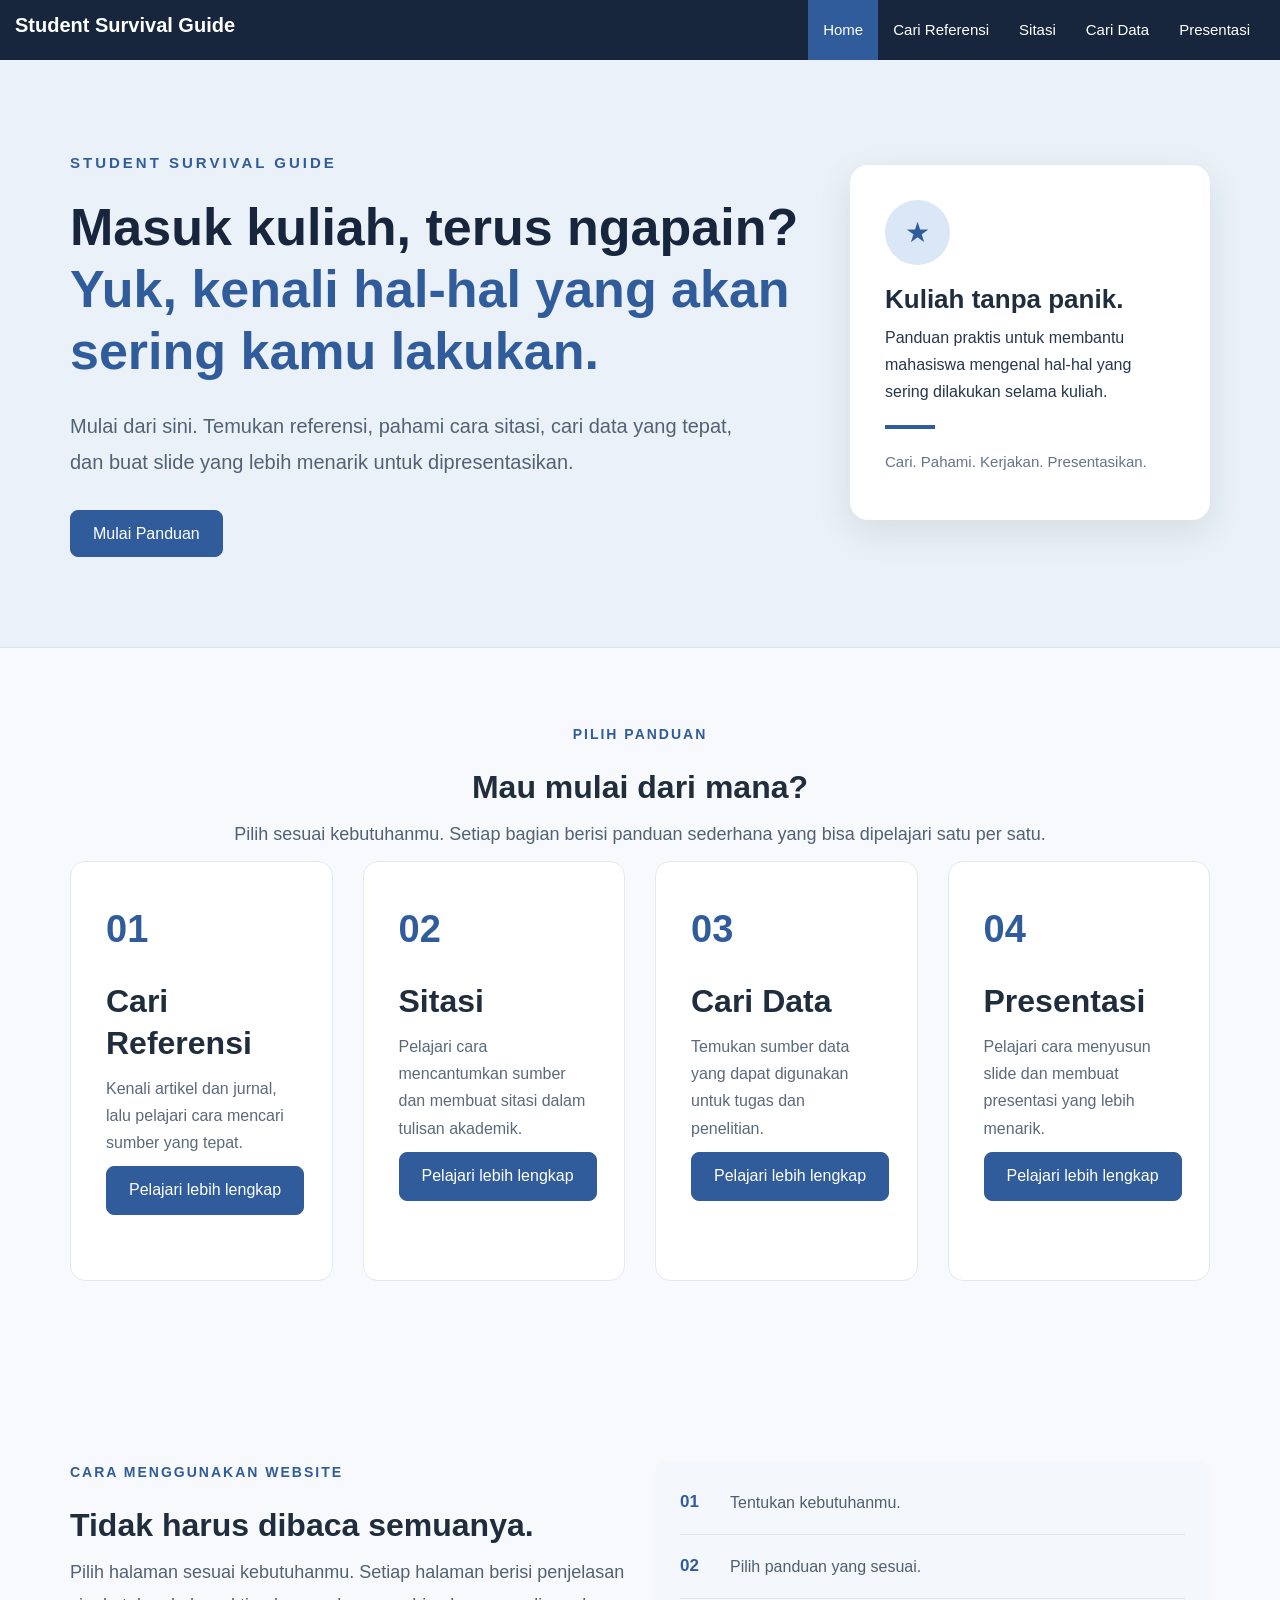
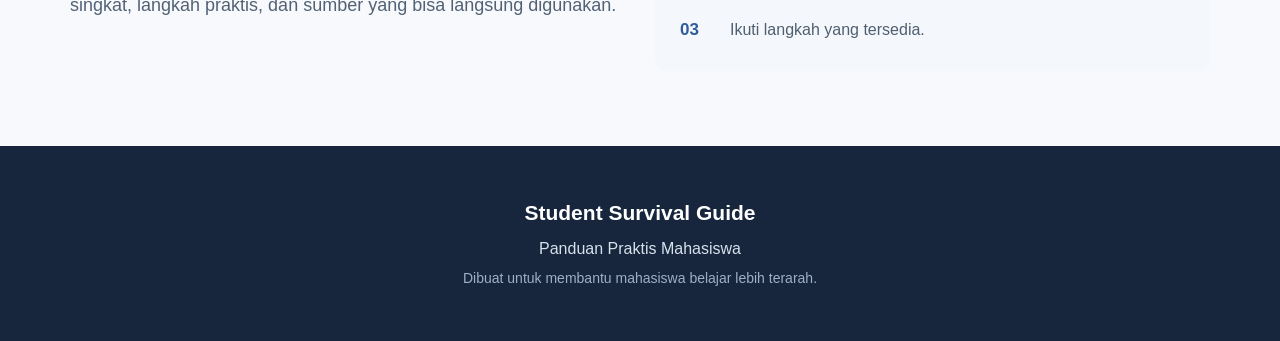
<file: index.html>
<!DOCTYPE html>
<html>
<head>
  <title>Student Survival Guide</title>
  <meta name="viewport" content="width=device-width, initial-scale=1">

  <!-- Bootstrap 3 -->
  <link rel="stylesheet" href="https://maxcdn.bootstrapcdn.com/bootstrap/3.4.1/css/bootstrap.min.css">

  <!-- CSS -->
  <link rel="stylesheet" href="style.css">
</head>

<body>

<!-- Navbar -->
<nav class="navbar navbar-inverse">
  <div class="container-fluid">

    <div class="navbar-header">

      <button type="button" class="navbar-toggle collapsed"
              data-toggle="collapse" data-target="#menu">

        <span class="icon-bar"></span>
        <span class="icon-bar"></span>
        <span class="icon-bar"></span>

      </button>

      <a class="navbar-brand" href="index.html">
        Student Survival Guide
      </a>

    </div>

    <div class="collapse navbar-collapse" id="menu">

      <ul class="nav navbar-nav navbar-right">

        <li class="active">
          <a href="index.html">Home</a>
        </li>

        <li>
          <a href="referensi.html">Cari Referensi</a>
        </li>

        <li>
          <a href="sitasi.html">Sitasi</a>
        </li>

        <li>
          <a href="data.html">Cari Data</a>
        </li>

        <li>
          <a href="presentasi.html">Presentasi</a>
        </li>

      </ul>

    </div>

  </div>
</nav>


<!-- Hero -->
<div class="hero">

  <div class="container">

    <div class="row">

      <div class="col-md-8">

        <p class="hero-label">
          STUDENT SURVIVAL GUIDE
        </p>

        <h1>
          Masuk kuliah, terus ngapain?
          <br>
          <span>Yuk, kenali hal-hal yang akan sering kamu lakukan.</span>
        </h1>

        <p class="hero-text">
          Mulai dari sini.
          Temukan referensi, pahami cara sitasi,
          cari data yang tepat, dan buat slide
          yang lebih menarik untuk dipresentasikan.
        </p>

        <a href="referensi.html" class="btn btn-primary btn-lg">
          Mulai Panduan
        </a>

      </div>


      <div class="col-md-4">

        <div class="hero-card">

          <div class="hero-icon">
            ★
          </div>

          <h3>
            Kuliah tanpa panik.
          </h3>

          <p>
            Panduan praktis untuk membantu
            mahasiswa mengenal hal-hal yang
            sering dilakukan selama kuliah.
          </p>

          <div class="mini-line"></div>

          <p class="small-text">
            Cari. Pahami. Kerjakan.
            Presentasikan.
          </p>

        </div>

      </div>

    </div>

  </div>

</div>


<!-- Pilihan Panduan -->
<div class="container section-space">

  <div class="text-center">

    <p class="section-label">
      PILIH PANDUAN
    </p>

    <h2>
      Mau mulai dari mana?
    </h2>

    <p class="large-text">
      Pilih sesuai kebutuhanmu.
      Setiap bagian berisi panduan sederhana
      yang bisa dipelajari satu per satu.
    </p>

  </div>


  <div class="row">


    <!-- Cari Referensi -->
    <div class="col-md-3">

      <div class="definition-card">

        <div class="definition-number">
          01
        </div>

        <h2>
          Cari Referensi
        </h2>

        <p>
          Kenali artikel dan jurnal,
          lalu pelajari cara mencari
          sumber yang tepat.
        </p>

        <a href="referensi.html" class="btn btn-primary">
          Pelajari lebih lengkap
        </a>

      </div>

    </div>


    <!-- Sitasi -->
    <div class="col-md-3">

      <div class="definition-card">

        <div class="definition-number">
          02
        </div>

        <h2>
          Sitasi
        </h2>

        <p>
          Pelajari cara mencantumkan
          sumber dan membuat sitasi
          dalam tulisan akademik.
        </p>

        <a href="sitasi.html" class="btn btn-primary">
          Pelajari lebih lengkap
        </a>

      </div>

    </div>


    <!-- Cari Data -->
    <div class="col-md-3">

      <div class="definition-card">

        <div class="definition-number">
          03
        </div>

        <h2>
          Cari Data
        </h2>

        <p>
          Temukan sumber data yang
          dapat digunakan untuk tugas
          dan penelitian.
        </p>

        <a href="data.html" class="btn btn-primary">
          Pelajari lebih lengkap
        </a>

      </div>

    </div>


    <!-- Presentasi -->
    <div class="col-md-3">

      <div class="definition-card">

        <div class="definition-number">
          04
        </div>

        <h2>
          Presentasi
        </h2>

        <p>
          Pelajari cara menyusun slide
          dan membuat presentasi yang
          lebih menarik.
        </p>

        <a href="presentasi.html" class="btn btn-primary">
          Pelajari lebih lengkap
        </a>

      </div>

    </div>

  </div>

</div>


<!-- Cara menggunakan -->
<div class="container section-space">

  <div class="row">

    <div class="col-md-6">

      <p class="section-label">
        CARA MENGGUNAKAN WEBSITE
      </p>

      <h2>
        Tidak harus dibaca semuanya.
      </h2>

      <p class="large-text">
        Pilih halaman sesuai kebutuhanmu.
        Setiap halaman berisi penjelasan singkat,
        langkah praktis, dan sumber yang bisa
        langsung digunakan.
      </p>

    </div>


    <div class="col-md-6">

      <div class="step-box">

        <div class="step">
          <strong>01</strong>
          <span>
            Tentukan kebutuhanmu.
          </span>
        </div>

        <div class="step">
          <strong>02</strong>
          <span>
            Pilih panduan yang sesuai.
          </span>
        </div>

        <div class="step">
          <strong>03</strong>
          <span>
            Ikuti langkah yang tersedia.
          </span>
        </div>

      </div>

    </div>

  </div>

</div>


<!-- Footer -->
<footer>

  <div class="container text-center">

    <h4>
      Student Survival Guide
    </h4>

    <p>
      Panduan Praktis Mahasiswa
    </p>

    <p class="footer-small">
      Dibuat untuk membantu mahasiswa
      belajar lebih terarah.
    </p>

  </div>

</footer>


<!-- Bootstrap JS -->
<script src="https://ajax.googleapis.com/ajax/libs/jquery/3.6.0/jquery.min.js"></script>
<script src="https://maxcdn.bootstrapcdn.com/bootstrap/3.4.1/js/bootstrap.min.js"></script>

</body>
</html>
</file>
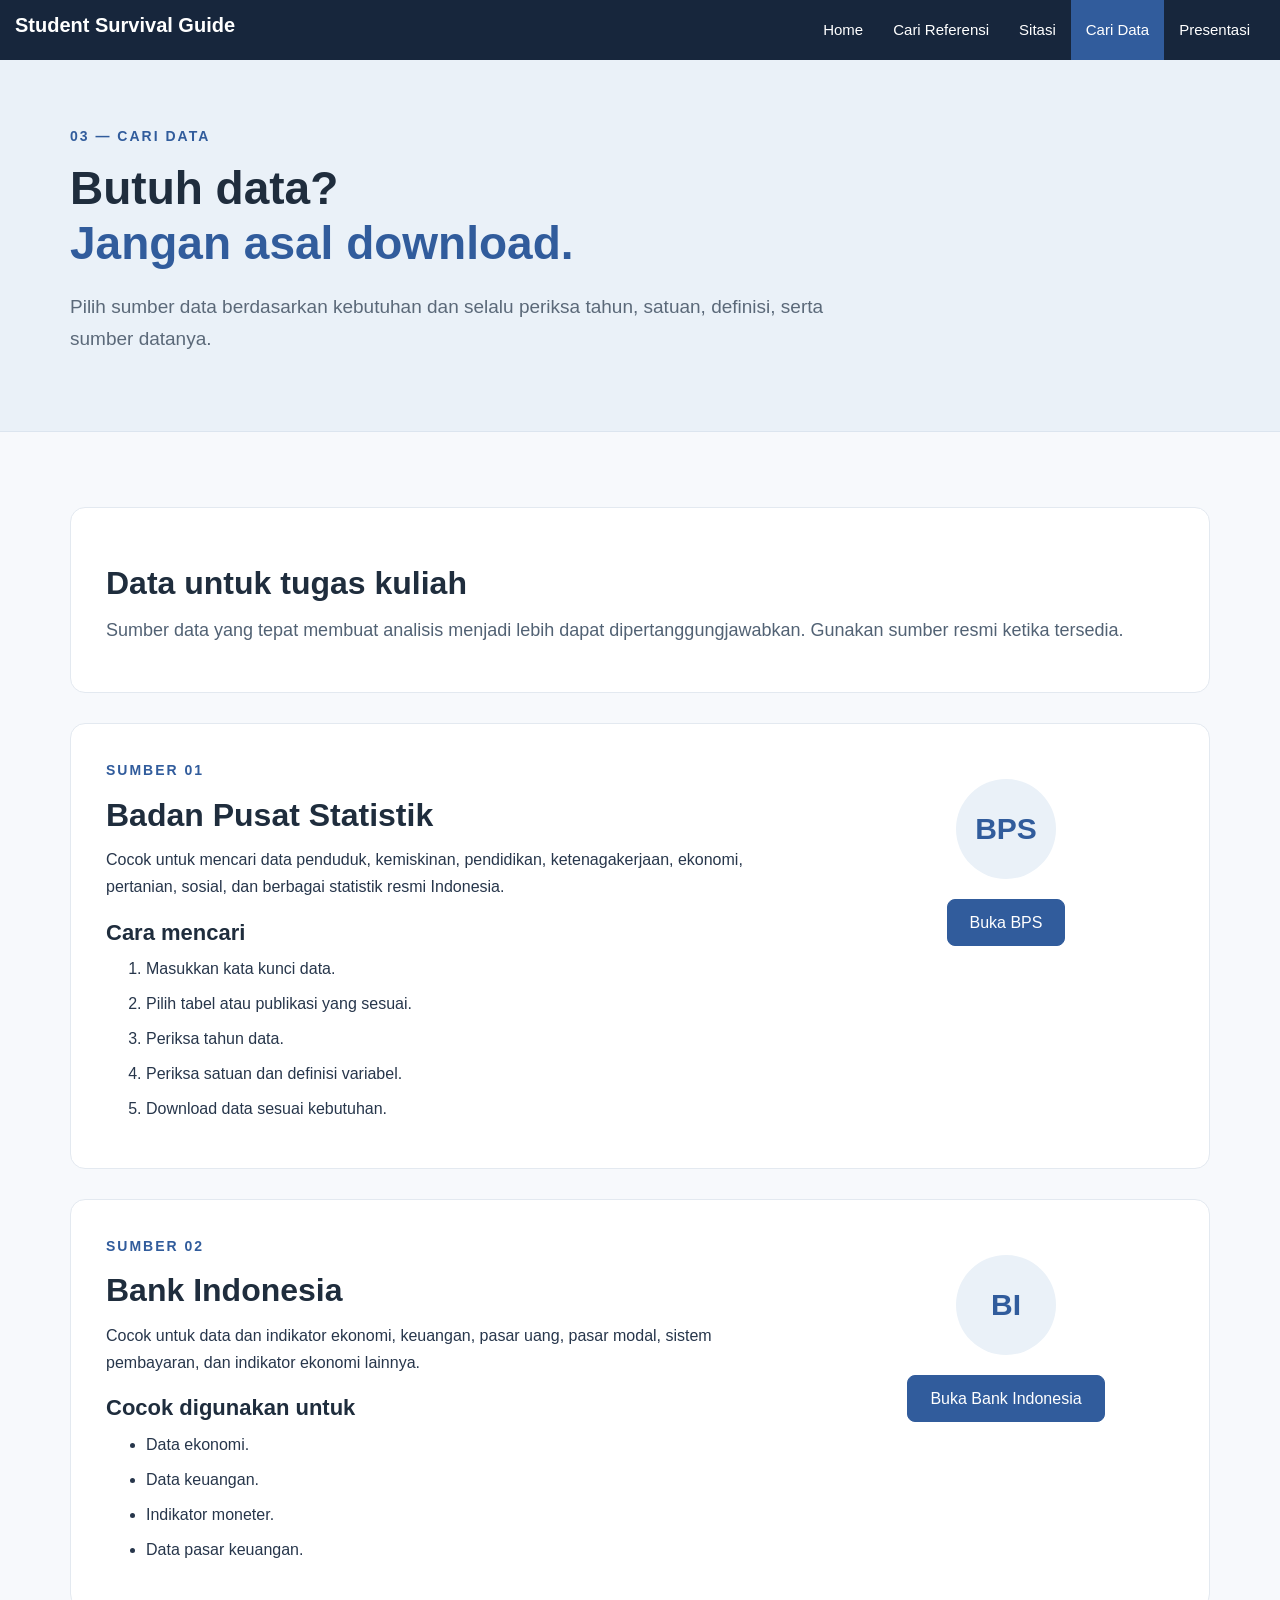
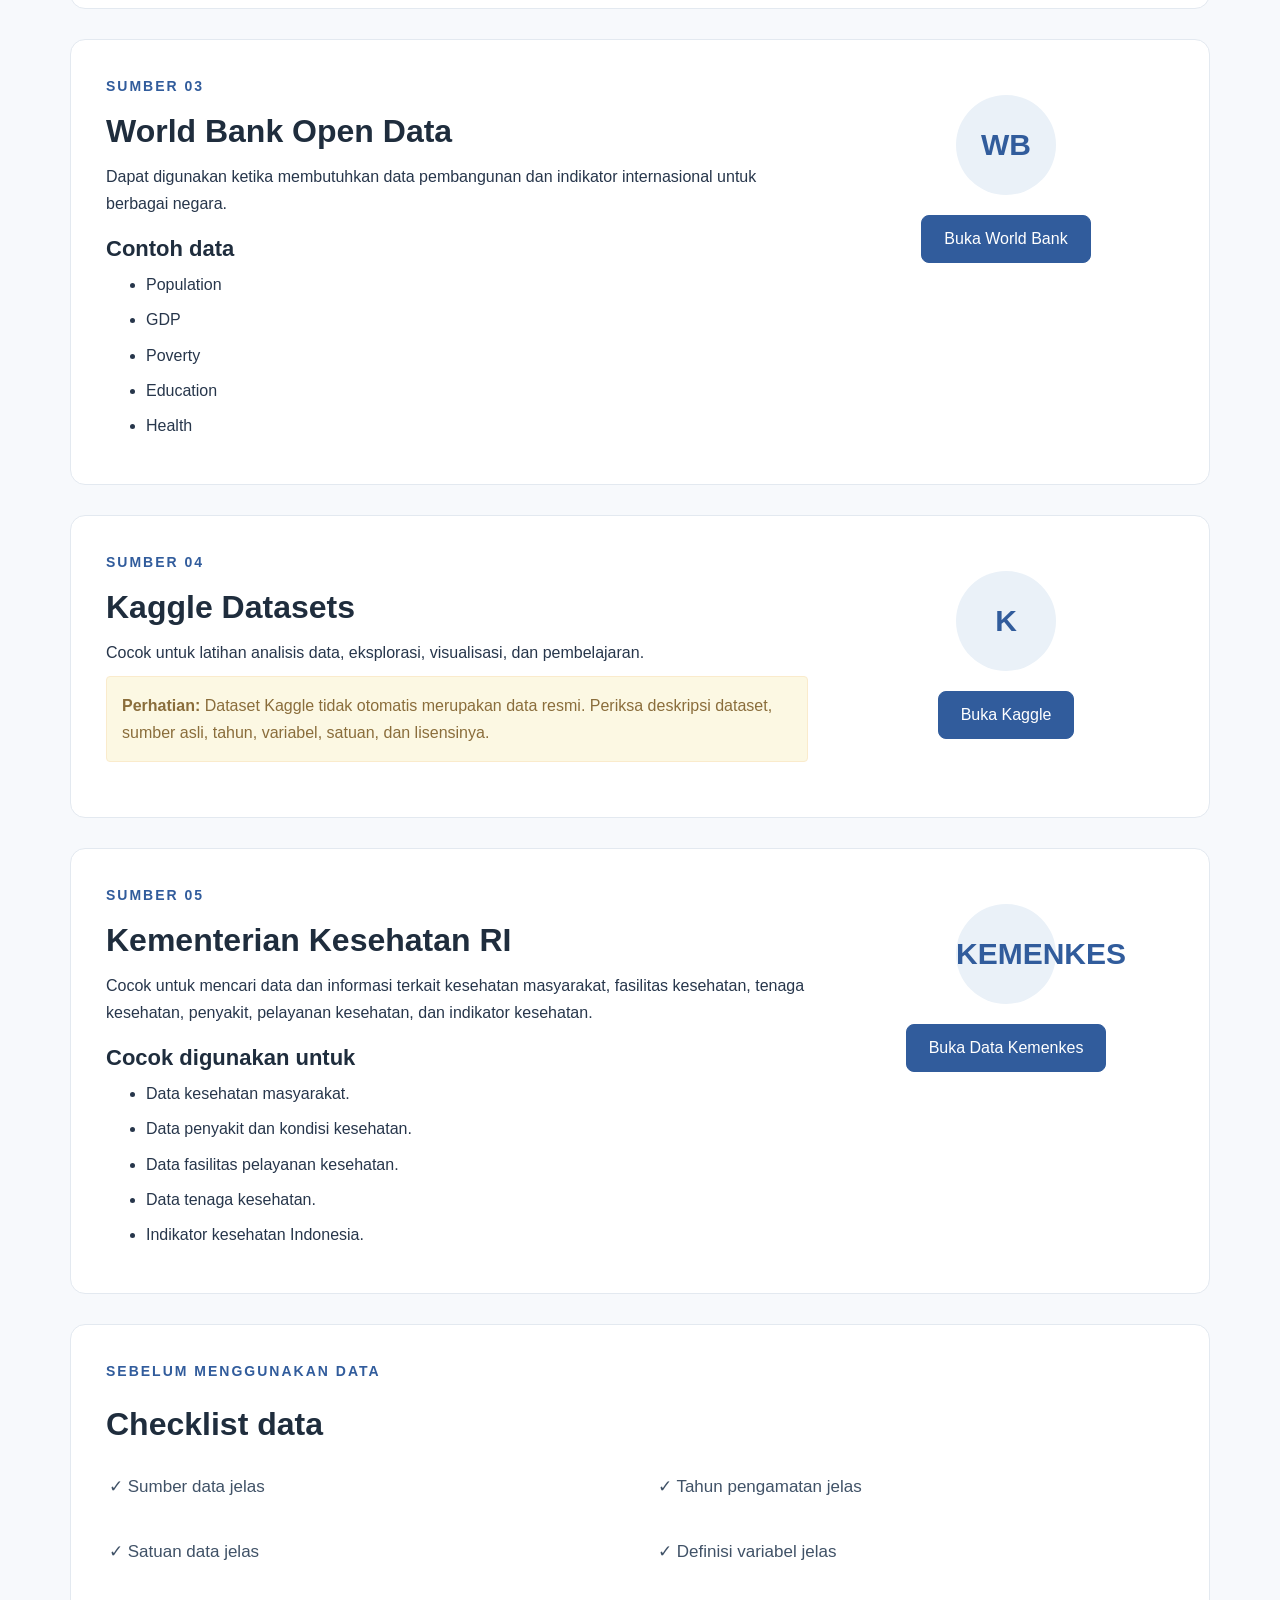
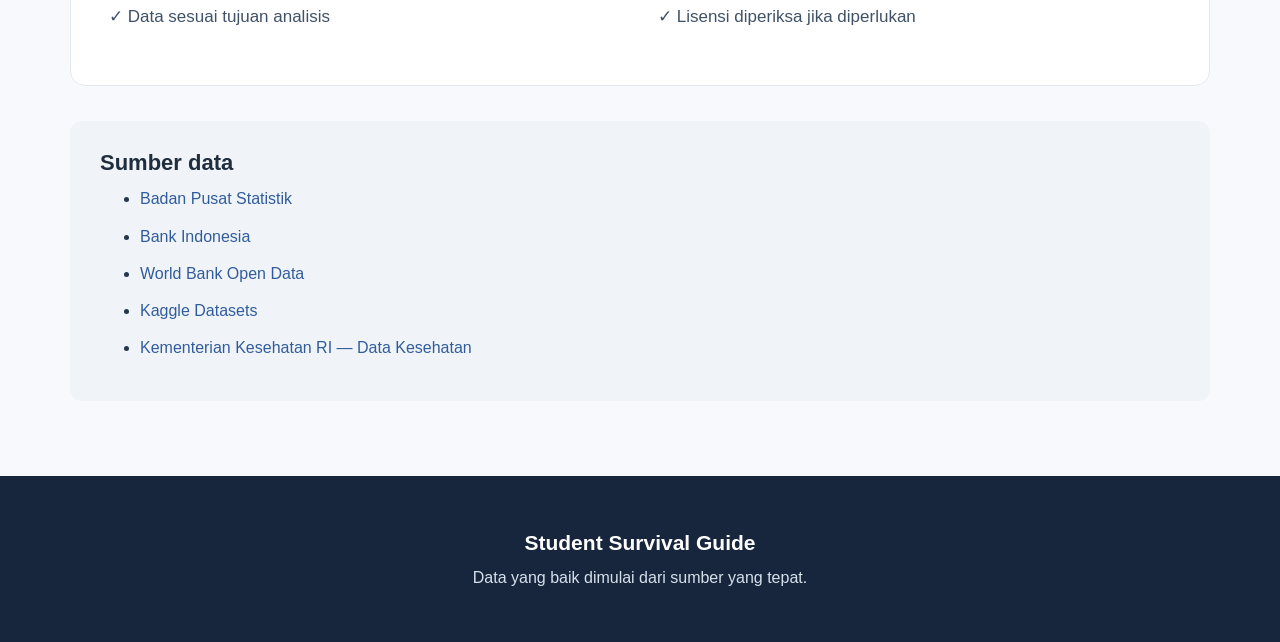
<file: data.html>
<!DOCTYPE html>
<html>
<head>
  <title>Cari Data - Student Survival Guide</title>
  <meta name="viewport" content="width=device-width, initial-scale=1">

  <!-- Bootstrap 3 -->
  <link rel="stylesheet" href="https://maxcdn.bootstrapcdn.com/bootstrap/3.4.1/css/bootstrap.min.css">

  <!-- CSS -->
  <link rel="stylesheet" href="style.css">
</head>

<body>

<!-- Navbar -->
<nav class="navbar navbar-inverse">

  <div class="container-fluid">

    <div class="navbar-header">

      <button type="button" class="navbar-toggle collapsed"
              data-toggle="collapse" data-target="#menu">

        <span class="icon-bar"></span>
        <span class="icon-bar"></span>
        <span class="icon-bar"></span>

      </button>

      <a class="navbar-brand" href="index.html">
        Student Survival Guide
      </a>

    </div>

    <div class="collapse navbar-collapse" id="menu">

      <ul class="nav navbar-nav navbar-right">

        <li>
          <a href="index.html">Home</a>
        </li>

        <li>
          <a href="referensi.html">Cari Referensi</a>
        </li>

        <li>
          <a href="sitasi.html">Sitasi</a>
        </li>

        <li class="active">
          <a href="data.html">Cari Data</a>
        </li>

        <li>
          <a href="presentasi.html">Presentasi</a>
        </li>

      </ul>

    </div>

  </div>

</nav>


<!-- Header -->
<div class="page-header-custom">

  <div class="container">

    <p class="section-label">
      03 — CARI DATA
    </p>

    <h1>
      Butuh data?
      <br>
      <span>Jangan asal download.</span>
    </h1>

    <p>
      Pilih sumber data berdasarkan kebutuhan
      dan selalu periksa tahun, satuan, definisi,
      serta sumber datanya.
    </p>

  </div>

</div>


<div class="container section-space">


  <!-- Intro -->
  <div class="content-box">

    <h2>
      Data untuk tugas kuliah
    </h2>

    <p class="large-text">
      Sumber data yang tepat membuat analisis
      menjadi lebih dapat dipertanggungjawabkan.
      Gunakan sumber resmi ketika tersedia.
    </p>

  </div>


  <!-- BPS -->
  <div class="data-card">

    <div class="row">

      <div class="col-md-8">

        <p class="section-label">
          SUMBER 01
        </p>

        <h2>
          Badan Pusat Statistik
        </h2>

        <p>
          Cocok untuk mencari data penduduk,
          kemiskinan, pendidikan, ketenagakerjaan,
          ekonomi, pertanian, sosial, dan berbagai
          statistik resmi Indonesia.
        </p>

        <h3>
          Cara mencari
        </h3>

        <ol>
          <li>Masukkan kata kunci data.</li>
          <li>Pilih tabel atau publikasi yang sesuai.</li>
          <li>Periksa tahun data.</li>
          <li>Periksa satuan dan definisi variabel.</li>
          <li>Download data sesuai kebutuhan.</li>
        </ol>

      </div>

      <div class="col-md-4 data-link">

        <div class="data-icon">
          BPS
        </div>

        <a href="https://www.bps.go.id/"
           target="_blank"
           class="btn btn-primary btn-lg">

          Buka BPS

        </a>

      </div>

    </div>

  </div>


  <!-- BI -->
  <div class="data-card">

    <div class="row">

      <div class="col-md-8">

        <p class="section-label">
          SUMBER 02
        </p>

        <h2>
          Bank Indonesia
        </h2>

        <p>
          Cocok untuk data dan indikator ekonomi,
          keuangan, pasar uang, pasar modal,
          sistem pembayaran, dan indikator ekonomi
          lainnya.
        </p>

        <h3>
          Cocok digunakan untuk
        </h3>

        <ul>
          <li>Data ekonomi.</li>
          <li>Data keuangan.</li>
          <li>Indikator moneter.</li>
          <li>Data pasar keuangan.</li>
        </ul>

      </div>

      <div class="col-md-4 data-link">

        <div class="data-icon">
          BI
        </div>

        <a href="https://www.bi.go.id/"
           target="_blank"
           class="btn btn-primary btn-lg">

          Buka Bank Indonesia

        </a>

      </div>

    </div>

  </div>


  <!-- World Bank -->
  <div class="data-card">

    <div class="row">

      <div class="col-md-8">

        <p class="section-label">
          SUMBER 03
        </p>

        <h2>
          World Bank Open Data
        </h2>

        <p>
          Dapat digunakan ketika membutuhkan
          data pembangunan dan indikator internasional
          untuk berbagai negara.
        </p>

        <h3>
          Contoh data
        </h3>

        <ul>
          <li>Population</li>
          <li>GDP</li>
          <li>Poverty</li>
          <li>Education</li>
          <li>Health</li>
        </ul>

      </div>

      <div class="col-md-4 data-link">

        <div class="data-icon">
          WB
        </div>

        <a href="https://data.worldbank.org/"
           target="_blank"
           class="btn btn-primary btn-lg">

          Buka World Bank

        </a>

      </div>

    </div>

  </div>


  <!-- Kaggle -->
  <div class="data-card">

    <div class="row">

      <div class="col-md-8">

        <p class="section-label">
          SUMBER 04
        </p>

        <h2>
          Kaggle Datasets
        </h2>

        <p>
          Cocok untuk latihan analisis data,
          eksplorasi, visualisasi, dan pembelajaran.
        </p>

        <div class="alert alert-warning">

          <strong>Perhatian:</strong>

          Dataset Kaggle tidak otomatis merupakan
          data resmi. Periksa deskripsi dataset,
          sumber asli, tahun, variabel, satuan,
          dan lisensinya.

        </div>

      </div>

      <div class="col-md-4 data-link">

        <div class="data-icon">
          K
        </div>

        <a href="https://www.kaggle.com/datasets"
           target="_blank"
           class="btn btn-primary btn-lg">

          Buka Kaggle

        </a>

      </div>

    </div>

  </div>


  <!-- Kementerian Kesehatan -->
  <div class="data-card">

    <div class="row">

      <div class="col-md-8">

        <p class="section-label">
          SUMBER 05
        </p>

        <h2>
          Kementerian Kesehatan RI
        </h2>

        <p>
          Cocok untuk mencari data dan informasi
          terkait kesehatan masyarakat, fasilitas
          kesehatan, tenaga kesehatan, penyakit,
          pelayanan kesehatan, dan indikator kesehatan.
        </p>

        <h3>
          Cocok digunakan untuk
        </h3>

        <ul>
          <li>Data kesehatan masyarakat.</li>
          <li>Data penyakit dan kondisi kesehatan.</li>
          <li>Data fasilitas pelayanan kesehatan.</li>
          <li>Data tenaga kesehatan.</li>
          <li>Indikator kesehatan Indonesia.</li>
        </ul>

      </div>

      <div class="col-md-4 data-link">

        <div class="data-icon">
          KEMENKES
        </div>

        <a href="https://data.kemkes.go.id/"
           target="_blank"
           class="btn btn-primary btn-lg">

          Buka Data Kemenkes

        </a>

      </div>

    </div>

  </div>


  <!-- Checklist -->
  <div class="content-box">

    <p class="section-label">
      SEBELUM MENGGUNAKAN DATA
    </p>

    <h2>
      Checklist data
    </h2>

    <div class="row">

      <div class="col-md-6 checklist">
        ✓ Sumber data jelas
      </div>

      <div class="col-md-6 checklist">
        ✓ Tahun pengamatan jelas
      </div>

      <div class="col-md-6 checklist">
        ✓ Satuan data jelas
      </div>

      <div class="col-md-6 checklist">
        ✓ Definisi variabel jelas
      </div>

      <div class="col-md-6 checklist">
        ✓ Data sesuai tujuan analisis
      </div>

      <div class="col-md-6 checklist">
        ✓ Lisensi diperiksa jika diperlukan
      </div>

    </div>

  </div>


  <!-- Sumber -->
  <div class="source-box">

    <h3>
      Sumber data
    </h3>

    <ul>

      <li>
        <a href="https://www.bps.go.id/"
           target="_blank">
          Badan Pusat Statistik
        </a>
      </li>

      <li>
        <a href="https://www.bi.go.id/"
           target="_blank">
          Bank Indonesia
        </a>
      </li>

      <li>
        <a href="https://data.worldbank.org/"
           target="_blank">
          World Bank Open Data
        </a>
      </li>

      <li>
        <a href="https://www.kaggle.com/datasets"
           target="_blank">
          Kaggle Datasets
        </a>
      </li>

      <li>
        <a href="https://data.kemkes.go.id/"
           target="_blank">
          Kementerian Kesehatan RI — Data Kesehatan
        </a>
      </li>

    </ul>

  </div>

</div>


<footer>

  <div class="container text-center">

    <h4>
      Student Survival Guide
    </h4>

    <p>
      Data yang baik dimulai dari sumber yang tepat.
    </p>

  </div>

</footer>


<script src="https://ajax.googleapis.com/ajax/libs/jquery/3.6.0/jquery.min.js"></script>
<script src="https://maxcdn.bootstrapcdn.com/bootstrap/3.4.1/js/bootstrap.min.js"></script> 
 
</body> 
</html>
</file>
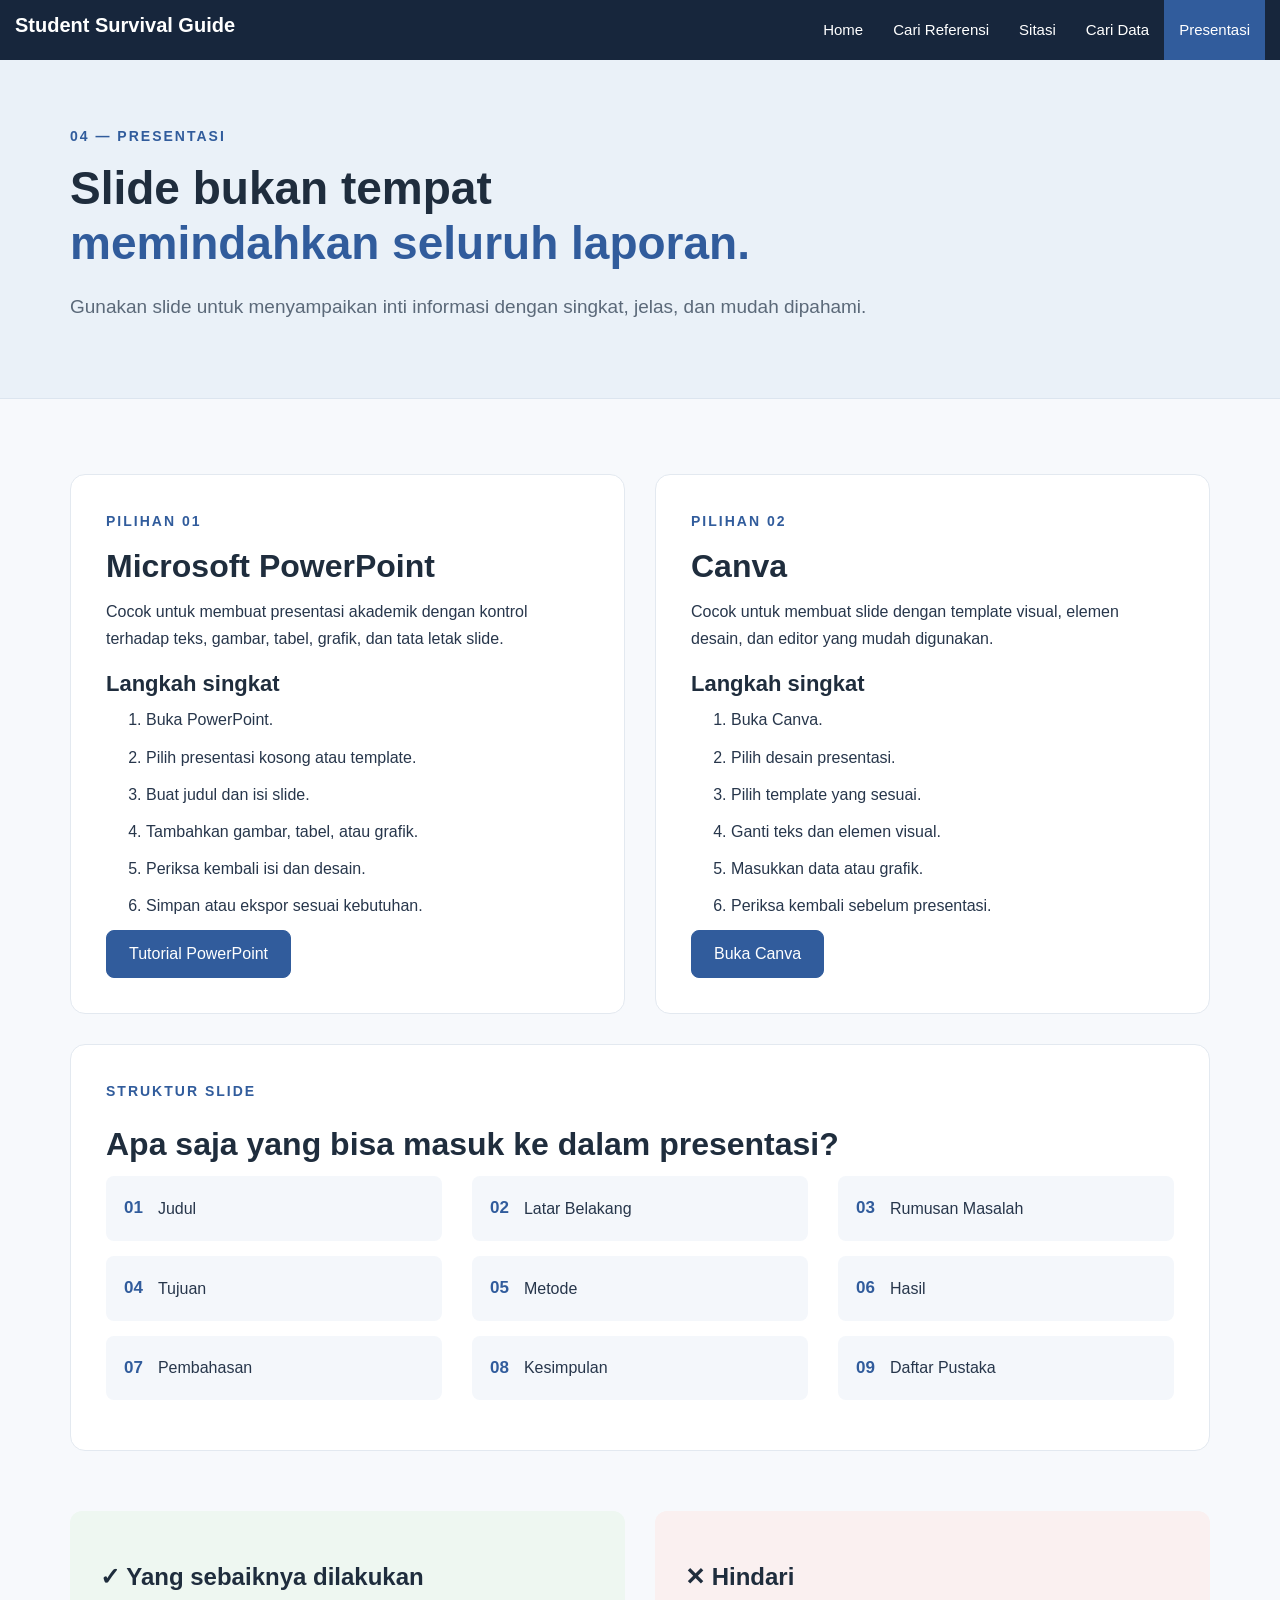
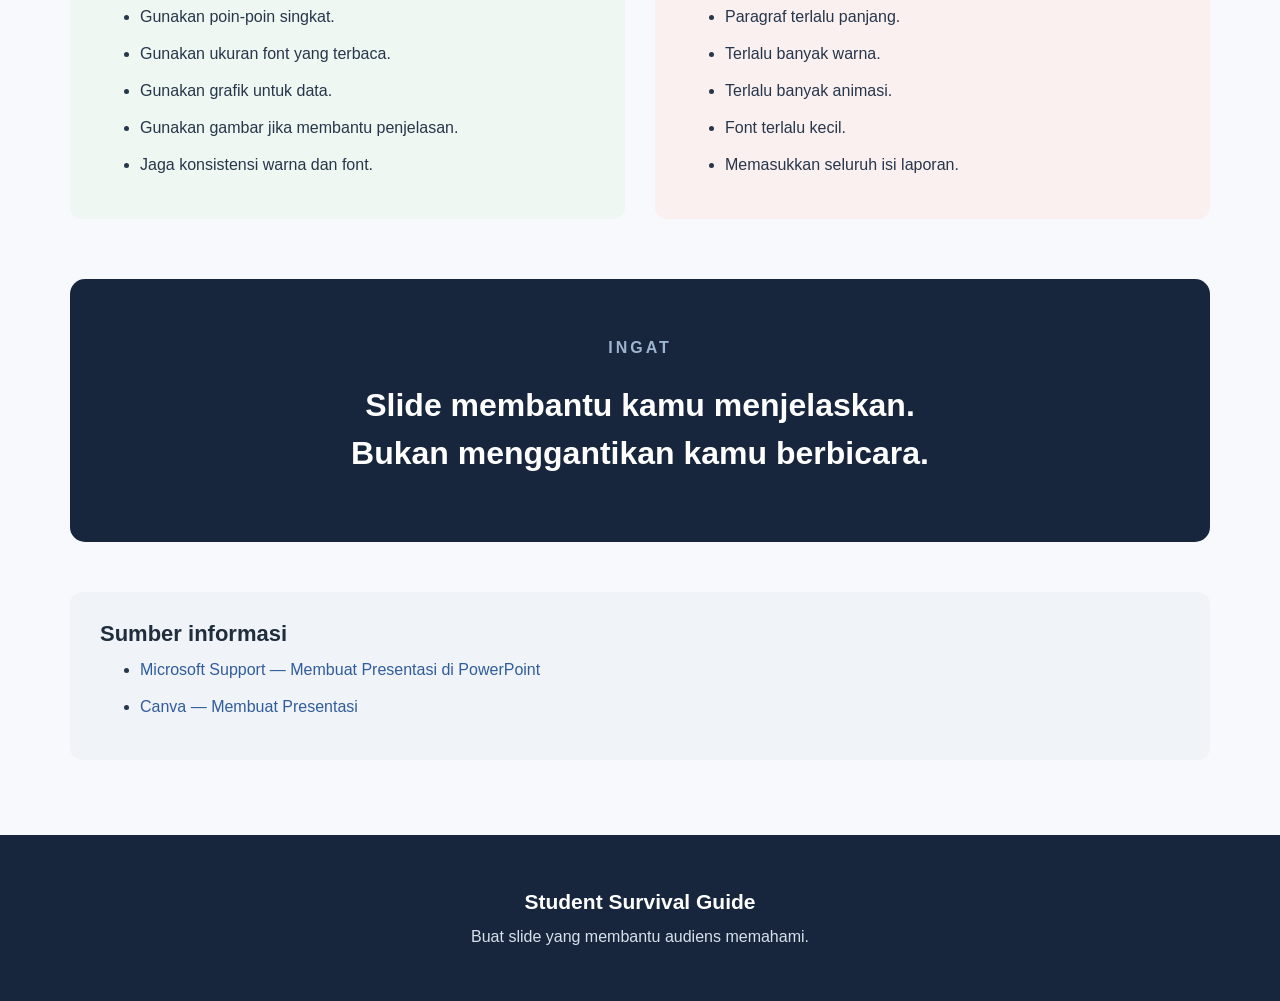
<file: presentasi.html>
<!DOCTYPE html>
<html>
<head>
  <title>Membuat Presentasi - Student Survival Guide</title>
  <meta name="viewport" content="width=device-width, initial-scale=1">

  <!-- Bootstrap 3 -->
  <link rel="stylesheet" href="https://maxcdn.bootstrapcdn.com/bootstrap/3.4.1/css/bootstrap.min.css">

  <!-- CSS -->
  <link rel="stylesheet" href="style.css">
</head>

<body>

<!-- Navbar -->
<nav class="navbar navbar-inverse">

  <div class="container-fluid">

    <div class="navbar-header">

      <button type="button" class="navbar-toggle collapsed"
              data-toggle="collapse" data-target="#menu">

        <span class="icon-bar"></span>
        <span class="icon-bar"></span>
        <span class="icon-bar"></span>

      </button>

      <a class="navbar-brand" href="index.html">
        Student Survival Guide
      </a>

    </div>

    <div class="collapse navbar-collapse" id="menu">

      <ul class="nav navbar-nav navbar-right">

        <li>
          <a href="index.html">Home</a>
        </li>

        <li>
          <a href="referensi.html">Cari Referensi</a>
        </li>

        <li>
          <a href="sitasi.html">Sitasi</a>
        </li>

        <li>
          <a href="data.html">Cari Data</a>
        </li>

        <li class="active">
          <a href="presentasi.html">Presentasi</a>
        </li>

      </ul>

    </div>

  </div>

</nav>


<!-- Header -->
<div class="page-header-custom">

  <div class="container">

    <p class="section-label">
      04 — PRESENTASI
    </p>

    <h1>
      Slide bukan tempat
      <br>
      <span>memindahkan seluruh laporan.</span>
    </h1>

    <p>
      Gunakan slide untuk menyampaikan inti informasi
      dengan singkat, jelas, dan mudah dipahami.
    </p>

  </div>

</div>


<div class="container section-space">


  <!-- Tools -->
  <div class="row">

    <!-- PowerPoint -->
    <div class="col-md-6">

      <div class="presentation-card">

        <p class="section-label">
          PILIHAN 01
        </p>

        <h2>
          Microsoft PowerPoint
        </h2>

        <p>
          Cocok untuk membuat presentasi akademik
          dengan kontrol terhadap teks, gambar,
          tabel, grafik, dan tata letak slide.
        </p>

        <h3>
          Langkah singkat
        </h3>

        <ol>
          <li>Buka PowerPoint.</li>
          <li>Pilih presentasi kosong atau template.</li>
          <li>Buat judul dan isi slide.</li>
          <li>Tambahkan gambar, tabel, atau grafik.</li>
          <li>Periksa kembali isi dan desain.</li>
          <li>Simpan atau ekspor sesuai kebutuhan.</li>
        </ol>

        <a href="https://support.microsoft.com/id-id/powerpoint/training/create-a-presentation-in-powerpoint"
           target="_blank"
           class="btn btn-primary">

          Tutorial PowerPoint

        </a>

      </div>

    </div>


    <!-- Canva -->
    <div class="col-md-6">

      <div class="presentation-card">

        <p class="section-label">
          PILIHAN 02
        </p>

        <h2>
          Canva
        </h2>

        <p>
          Cocok untuk membuat slide dengan
          template visual, elemen desain,
          dan editor yang mudah digunakan.
        </p>

        <h3>
          Langkah singkat
        </h3>

        <ol>
          <li>Buka Canva.</li>
          <li>Pilih desain presentasi.</li>
          <li>Pilih template yang sesuai.</li>
          <li>Ganti teks dan elemen visual.</li>
          <li>Masukkan data atau grafik.</li>
          <li>Periksa kembali sebelum presentasi.</li>
        </ol>

        <a href="https://www.canva.com/id_id/membuat/presentasi/"
           target="_blank"
           class="btn btn-primary">

          Buka Canva

        </a>

      </div>

    </div>

  </div>


  <!-- Struktur -->
  <div class="content-box">

    <p class="section-label">
      STRUKTUR SLIDE
    </p>

    <h2>
      Apa saja yang bisa masuk ke dalam presentasi?
    </h2>

    <div class="row">

      <div class="col-md-4">

        <div class="slide-item">
          <strong>01</strong>
          <span>Judul</span>
        </div>

      </div>

      <div class="col-md-4">

        <div class="slide-item">
          <strong>02</strong>
          <span>Latar Belakang</span>
        </div>

      </div>

      <div class="col-md-4">

        <div class="slide-item">
          <strong>03</strong>
          <span>Rumusan Masalah</span>
        </div>

      </div>

      <div class="col-md-4">

        <div class="slide-item">
          <strong>04</strong>
          <span>Tujuan</span>
        </div>

      </div>

      <div class="col-md-4">

        <div class="slide-item">
          <strong>05</strong>
          <span>Metode</span>
        </div>

      </div>

      <div class="col-md-4">

        <div class="slide-item">
          <strong>06</strong>
          <span>Hasil</span>
        </div>

      </div>

      <div class="col-md-4">

        <div class="slide-item">
          <strong>07</strong>
          <span>Pembahasan</span>
        </div>

      </div>

      <div class="col-md-4">

        <div class="slide-item">
          <strong>08</strong>
          <span>Kesimpulan</span>
        </div>

      </div>

      <div class="col-md-4">

        <div class="slide-item">
          <strong>09</strong>
          <span>Daftar Pustaka</span>
        </div>

      </div>

    </div>

  </div>


  <!-- Tips -->
  <div class="row">

    <div class="col-md-6">

      <div class="good-box">

        <h2>
          ✓ Yang sebaiknya dilakukan
        </h2>

        <ul>
          <li>Gunakan poin-poin singkat.</li>
          <li>Gunakan ukuran font yang terbaca.</li>
          <li>Gunakan grafik untuk data.</li>
          <li>Gunakan gambar jika membantu penjelasan.</li>
          <li>Jaga konsistensi warna dan font.</li>
        </ul>

      </div>

    </div>


    <div class="col-md-6">

      <div class="bad-box">

        <h2>
          ✕ Hindari
        </h2>

        <ul>
          <li>Paragraf terlalu panjang.</li>
          <li>Terlalu banyak warna.</li>
          <li>Terlalu banyak animasi.</li>
          <li>Font terlalu kecil.</li>
          <li>Memasukkan seluruh isi laporan.</li>
        </ul>

      </div>

    </div>

  </div>


  <!-- Hook akhir -->
  <div class="final-hook text-center">

    <p>
      INGAT
    </p>

    <h2>
      Slide membantu kamu menjelaskan.
      <br>
      Bukan menggantikan kamu berbicara.
    </h2>

  </div>


  <!-- Sumber -->
  <div class="source-box">

    <h3>
      Sumber informasi
    </h3>

    <ul>

      <li>
        <a href="https://support.microsoft.com/id-id/powerpoint/training/create-a-presentation-in-powerpoint"
           target="_blank">
          Microsoft Support — Membuat Presentasi di PowerPoint
        </a>
      </li>

      <li>
        <a href="https://www.canva.com/id_id/membuat/presentasi/"
           target="_blank">
          Canva — Membuat Presentasi
        </a>
      </li>

    </ul>

  </div>

</div>


<footer>

  <div class="container text-center">

    <h4>
      Student Survival Guide
    </h4>

    <p>
      Buat slide yang membantu audiens memahami.
    </p>

  </div>

</footer>


<script src="https://ajax.googleapis.com/ajax/libs/jquery/3.6.0/jquery.min.js"></script>
<script src="https://maxcdn.bootstrapcdn.com/bootstrap/3.4.1/js/bootstrap.min.js"></script>

</body>
</html>
</file>
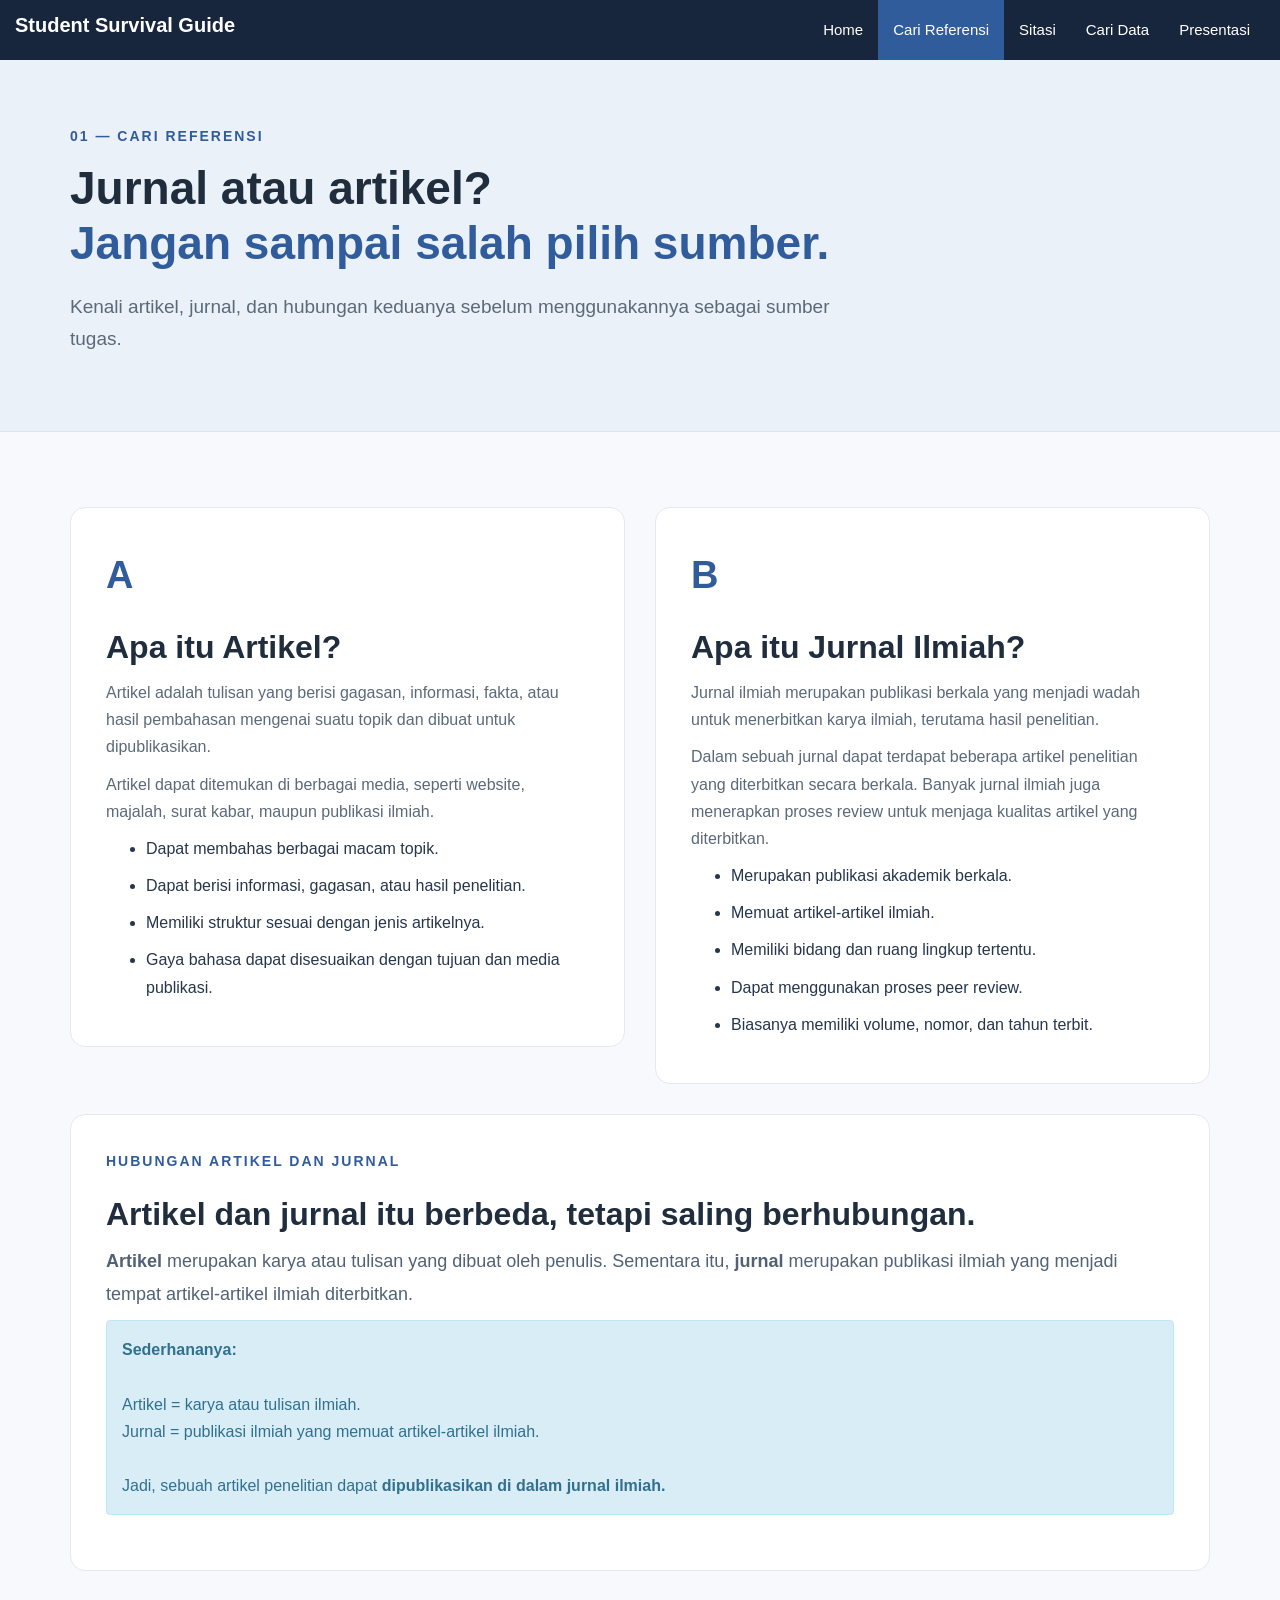
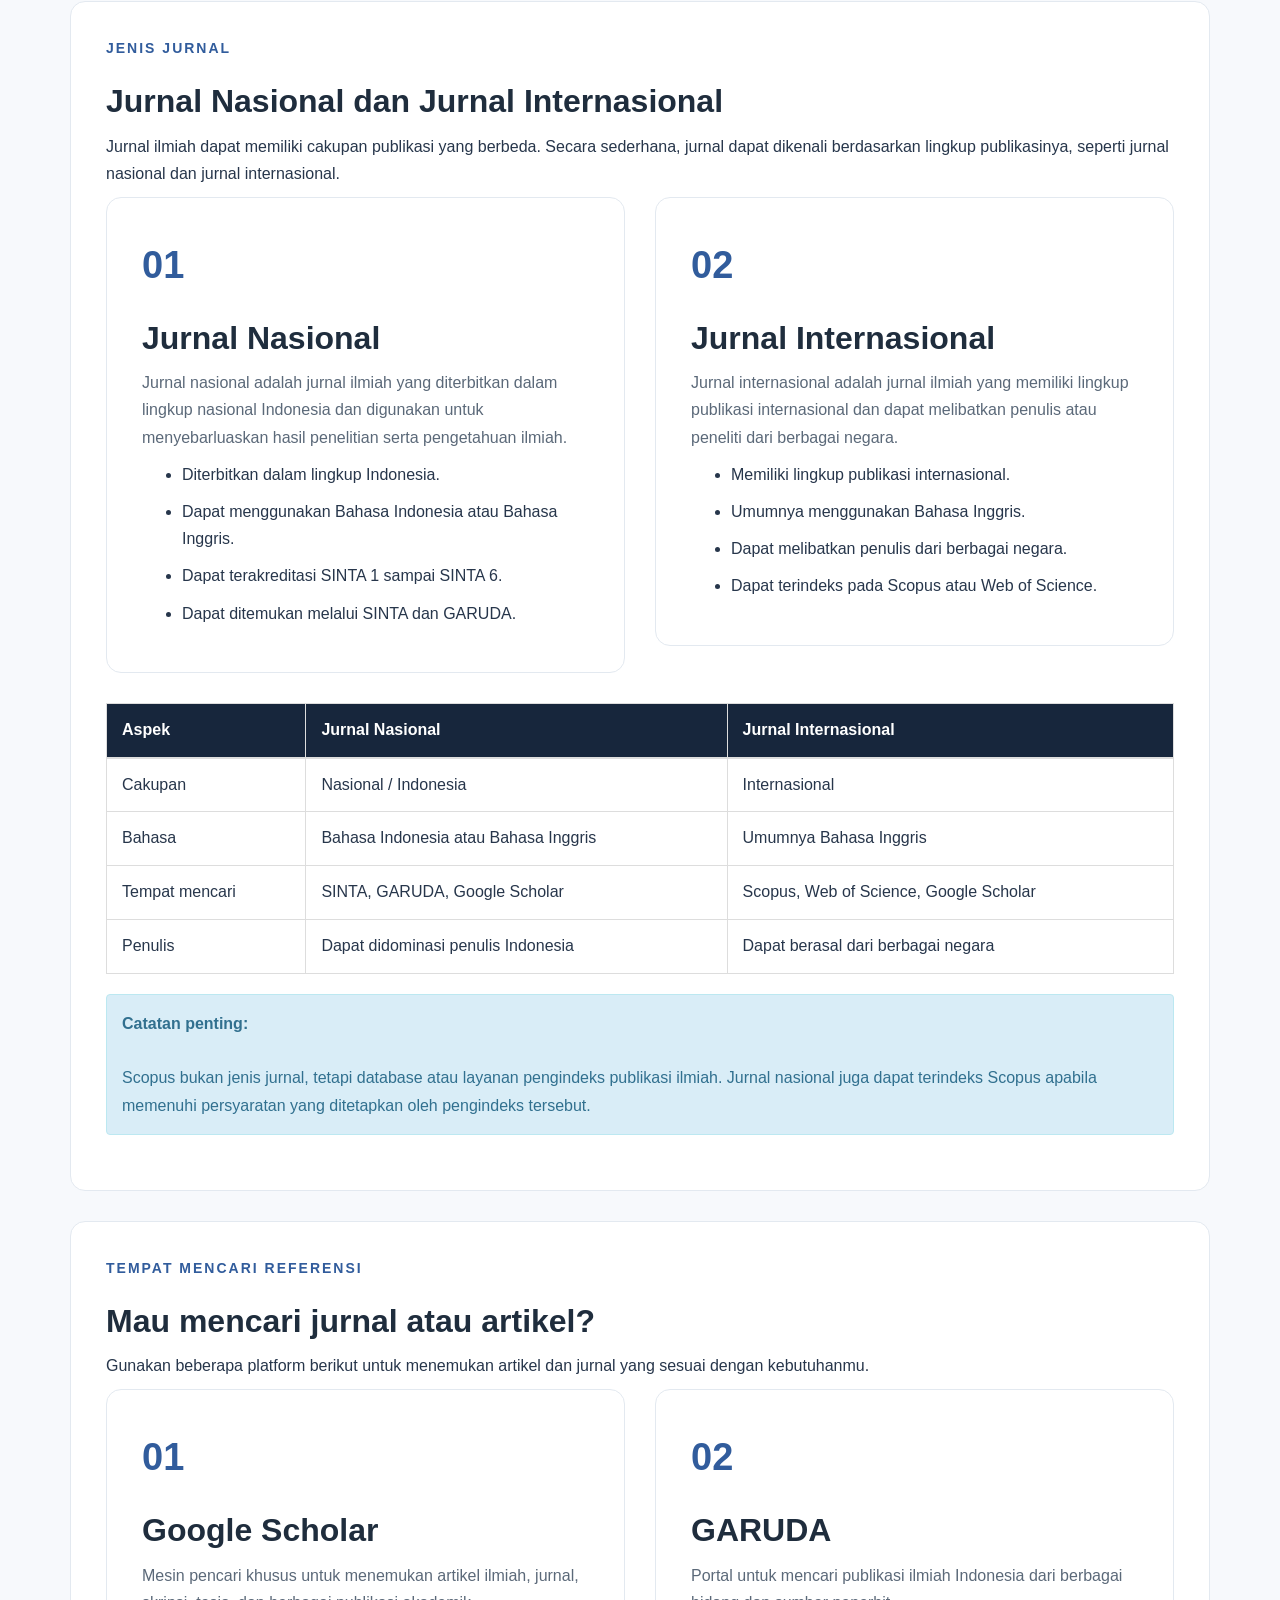
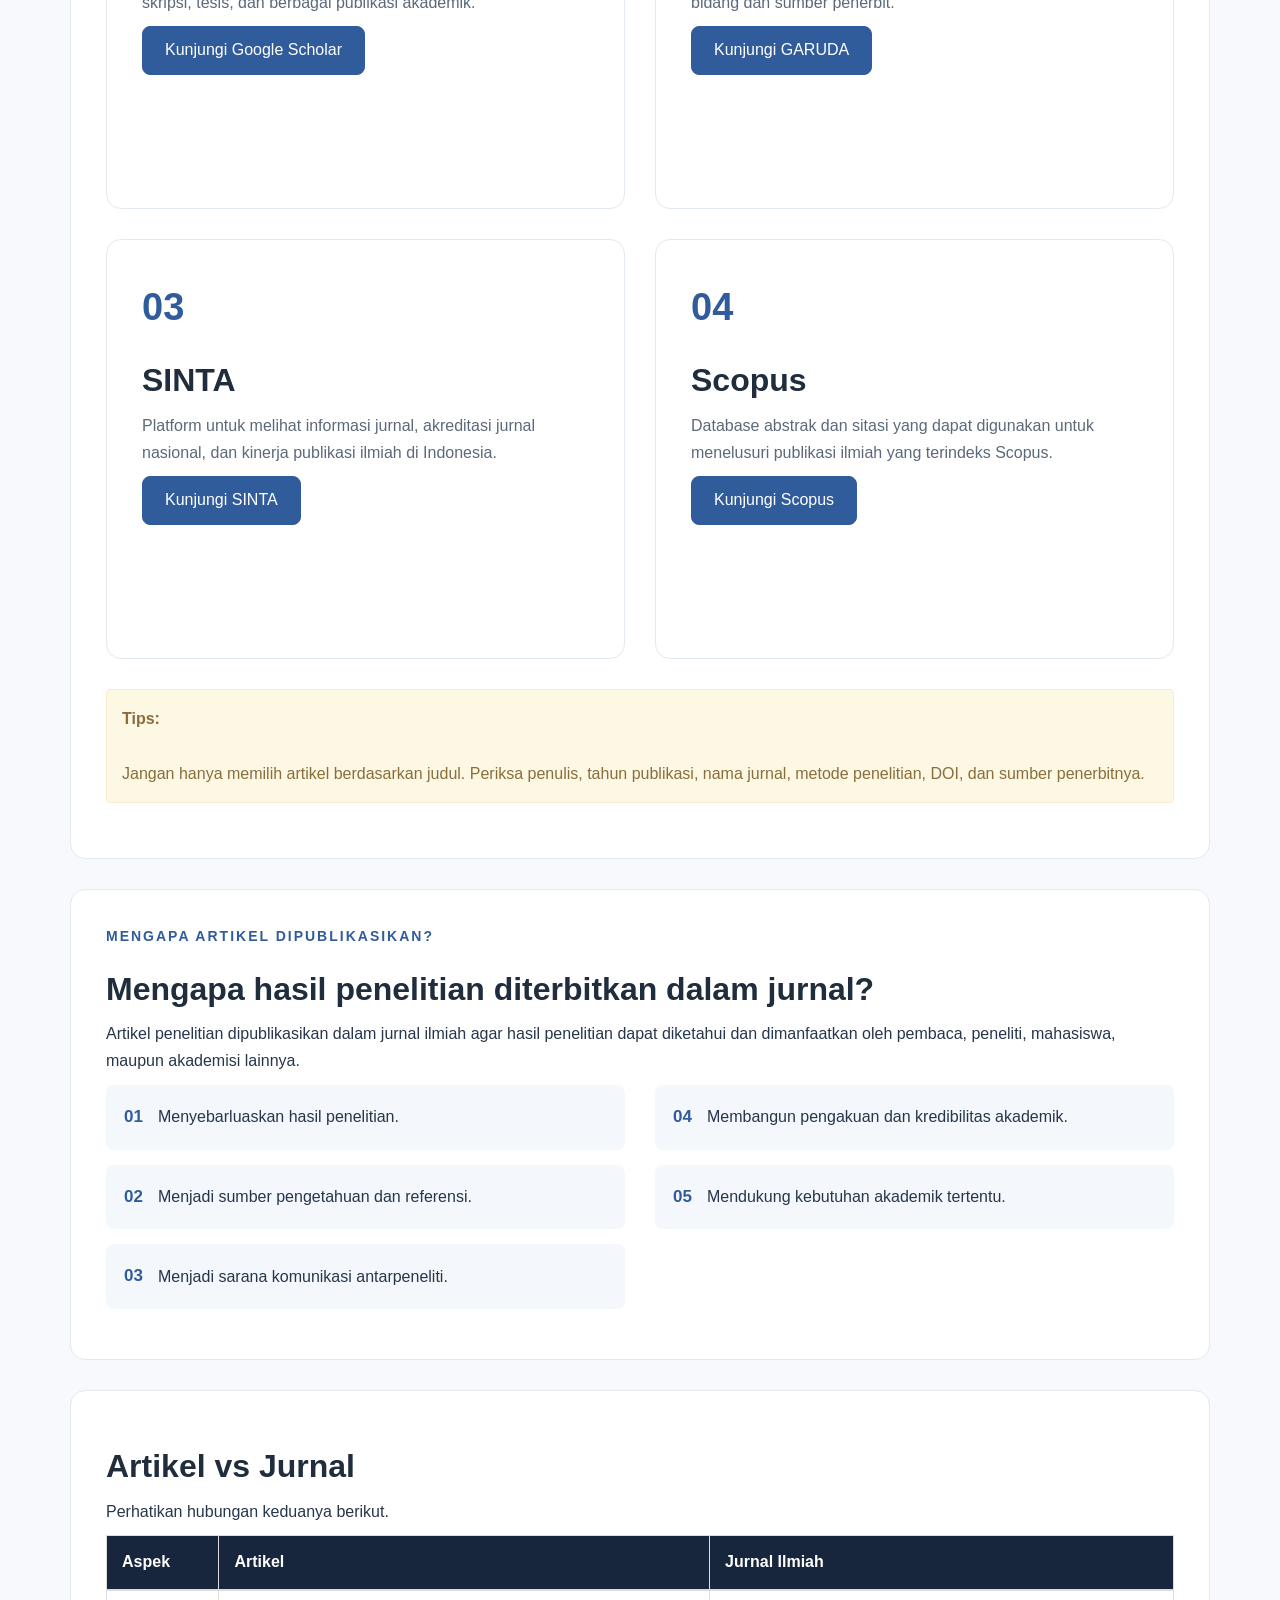
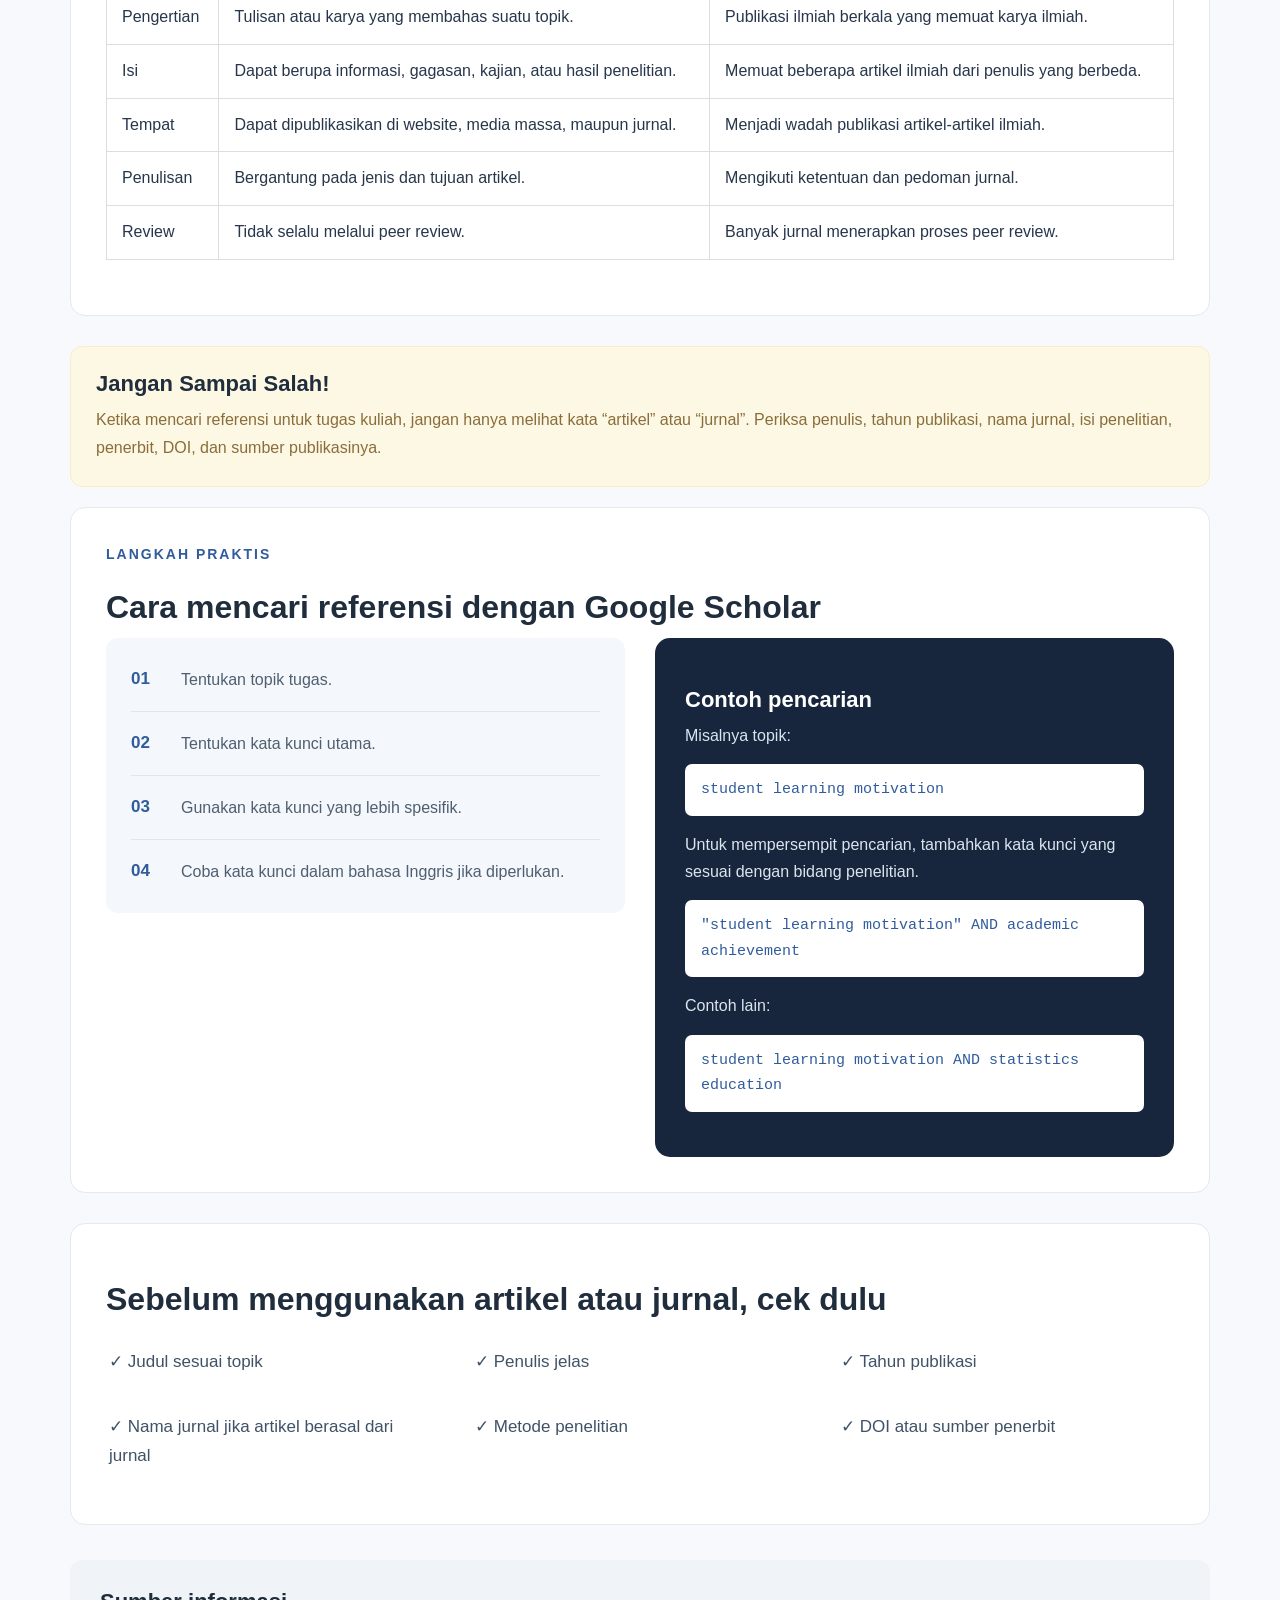
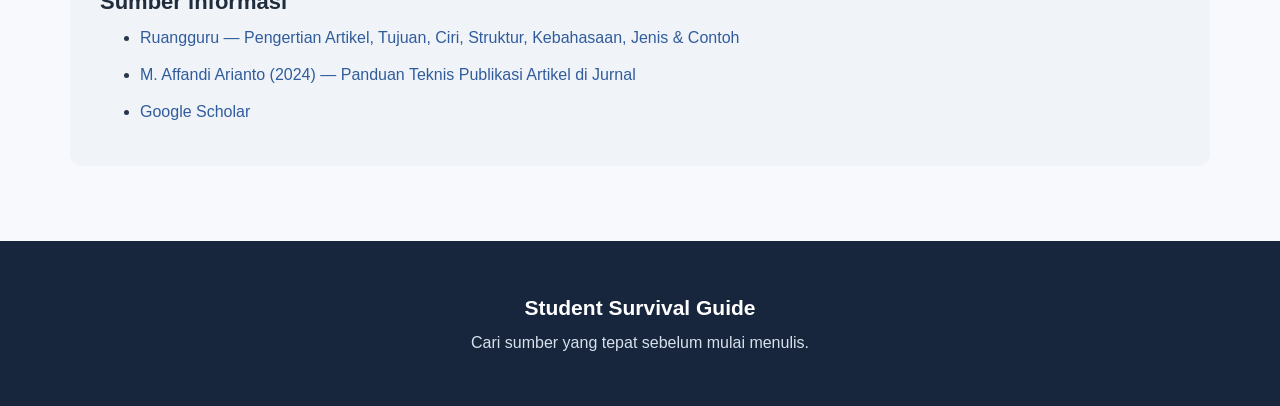
<file: referensi.html>
<!DOCTYPE html>
<html>
<head>
  <title>Cari Referensi - Student Survival Guide</title>
  <meta name="viewport" content="width=device-width, initial-scale=1">

  <!-- Bootstrap 3 -->
  <link rel="stylesheet" href="https://maxcdn.bootstrapcdn.com/bootstrap/3.4.1/css/bootstrap.min.css">

  <!-- CSS -->
  <link rel="stylesheet" href="style.css">
</head>

<body>

<!-- Navbar -->
<nav class="navbar navbar-inverse">
  <div class="container-fluid">

    <div class="navbar-header">

      <button type="button" class="navbar-toggle collapsed"
              data-toggle="collapse" data-target="#menu">

        <span class="icon-bar"></span>
        <span class="icon-bar"></span>
        <span class="icon-bar"></span>

      </button>

      <a class="navbar-brand" href="index.html">
        Student Survival Guide
      </a>

    </div>

    <div class="collapse navbar-collapse" id="menu">

      <ul class="nav navbar-nav navbar-right">

        <li>
          <a href="index.html">Home</a>
        </li>

        <li class="active">
          <a href="referensi.html">Cari Referensi</a>
        </li>

        <li>
          <a href="sitasi.html">Sitasi</a>
        </li>

        <li>
          <a href="data.html">Cari Data</a>
        </li>

        <li>
          <a href="presentasi.html">Presentasi</a>
        </li>

      </ul>

    </div>

  </div>
</nav>


<!-- Header -->
<div class="page-header-custom">

  <div class="container">

    <p class="section-label">
      01 — CARI REFERENSI
    </p>

    <h1>
      Jurnal atau artikel?
      <br>
      <span>Jangan sampai salah pilih sumber.</span>
    </h1>

    <p>
      Kenali artikel, jurnal, dan hubungan keduanya
      sebelum menggunakannya sebagai sumber tugas.
    </p>

  </div>

</div>


<!-- Isi -->
<div class="container section-space">


  <!-- Pengertian Artikel -->
  <div class="row">

    <div class="col-md-6">

      <div class="definition-card">

        <div class="definition-number">
          A
        </div>

        <h2>
          Apa itu Artikel?
        </h2>

        <p>
          Artikel adalah tulisan yang berisi gagasan,
          informasi, fakta, atau hasil pembahasan mengenai
          suatu topik dan dibuat untuk dipublikasikan.
        </p>

        <p>
          Artikel dapat ditemukan di berbagai media,
          seperti website, majalah, surat kabar, maupun
          publikasi ilmiah.
        </p>

        <ul>
          <li>Dapat membahas berbagai macam topik.</li>
          <li>Dapat berisi informasi, gagasan, atau hasil penelitian.</li>
          <li>Memiliki struktur sesuai dengan jenis artikelnya.</li>
          <li>Gaya bahasa dapat disesuaikan dengan tujuan dan media publikasi.</li>
        </ul>

      </div>

    </div>


    <!-- Pengertian Jurnal -->
    <div class="col-md-6">

      <div class="definition-card">

        <div class="definition-number">
          B
        </div>

        <h2>
          Apa itu Jurnal Ilmiah?
        </h2>

        <p>
          Jurnal ilmiah merupakan publikasi berkala yang
          menjadi wadah untuk menerbitkan karya ilmiah,
          terutama hasil penelitian.
        </p>

        <p>
          Dalam sebuah jurnal dapat terdapat beberapa
          artikel penelitian yang diterbitkan secara berkala.
          Banyak jurnal ilmiah juga menerapkan proses review
          untuk menjaga kualitas artikel yang diterbitkan.
        </p>

        <ul>
          <li>Merupakan publikasi akademik berkala.</li>
          <li>Memuat artikel-artikel ilmiah.</li>
          <li>Memiliki bidang dan ruang lingkup tertentu.</li>
          <li>Dapat menggunakan proses peer review.</li>
          <li>Biasanya memiliki volume, nomor, dan tahun terbit.</li>
        </ul>

      </div>

    </div>

  </div>


  <!-- Hubungan Artikel dan Jurnal -->
  <div class="content-box">

    <p class="section-label">
      HUBUNGAN ARTIKEL DAN JURNAL
    </p>

    <h2>
      Artikel dan jurnal itu berbeda, tetapi saling berhubungan.
    </h2>

    <p class="large-text">
      <strong>Artikel</strong> merupakan karya atau tulisan yang
      dibuat oleh penulis. Sementara itu, <strong>jurnal</strong>
      merupakan publikasi ilmiah yang menjadi tempat artikel-artikel
      ilmiah diterbitkan.
    </p>

    <div class="alert alert-info">

      <strong>Sederhananya:</strong>

      <br><br>

      Artikel = karya atau tulisan ilmiah.

      <br>

      Jurnal = publikasi ilmiah yang memuat artikel-artikel ilmiah.

      <br><br>

      Jadi, sebuah artikel penelitian dapat
      <strong>dipublikasikan di dalam jurnal ilmiah.</strong>

    </div>

  </div>


  <!-- Jurnal Nasional dan Internasional -->
  <div class="content-box">

    <p class="section-label">
      JENIS JURNAL
    </p>

    <h2>
      Jurnal Nasional dan Jurnal Internasional
    </h2>

    <p>
      Jurnal ilmiah dapat memiliki cakupan publikasi yang berbeda.
      Secara sederhana, jurnal dapat dikenali berdasarkan lingkup
      publikasinya, seperti jurnal nasional dan jurnal internasional.
    </p>


    <div class="row">

      <!-- Jurnal Nasional -->
      <div class="col-md-6">

        <div class="definition-card">

          <div class="definition-number">
            01
          </div>

          <h2>
            Jurnal Nasional
          </h2>

          <p>
            Jurnal nasional adalah jurnal ilmiah yang diterbitkan
            dalam lingkup nasional Indonesia dan digunakan untuk
            menyebarluaskan hasil penelitian serta pengetahuan ilmiah.
          </p>

          <ul>
            <li>Diterbitkan dalam lingkup Indonesia.</li>
            <li>Dapat menggunakan Bahasa Indonesia atau Bahasa Inggris.</li>
            <li>Dapat terakreditasi SINTA 1 sampai SINTA 6.</li>
            <li>Dapat ditemukan melalui SINTA dan GARUDA.</li>
          </ul>

        </div>

      </div>


      <!-- Jurnal Internasional -->
      <div class="col-md-6">

        <div class="definition-card">

          <div class="definition-number">
            02
          </div>

          <h2>
            Jurnal Internasional
          </h2>

          <p>
            Jurnal internasional adalah jurnal ilmiah yang memiliki
            lingkup publikasi internasional dan dapat melibatkan
            penulis atau peneliti dari berbagai negara.
          </p>

          <ul>
            <li>Memiliki lingkup publikasi internasional.</li>
            <li>Umumnya menggunakan Bahasa Inggris.</li>
            <li>Dapat melibatkan penulis dari berbagai negara.</li>
            <li>Dapat terindeks pada Scopus atau Web of Science.</li>
          </ul>

        </div>

      </div>

    </div>


    <!-- Perbandingan -->
    <div class="table-responsive">

      <table class="table table-bordered">

        <thead>

          <tr>
            <th>Aspek</th>
            <th>Jurnal Nasional</th>
            <th>Jurnal Internasional</th>
          </tr>

        </thead>

        <tbody>

          <tr>
            <td>Cakupan</td>
            <td>Nasional / Indonesia</td>
            <td>Internasional</td>
          </tr>

          <tr>
            <td>Bahasa</td>
            <td>Bahasa Indonesia atau Bahasa Inggris</td>
            <td>Umumnya Bahasa Inggris</td>
          </tr>

          <tr>
            <td>Tempat mencari</td>
            <td>SINTA, GARUDA, Google Scholar</td>
            <td>Scopus, Web of Science, Google Scholar</td>
          </tr>

          <tr>
            <td>Penulis</td>
            <td>Dapat didominasi penulis Indonesia</td>
            <td>Dapat berasal dari berbagai negara</td>
          </tr>

        </tbody>

      </table>

    </div>


    <div class="alert alert-info">

      <strong>Catatan penting:</strong>

      <br><br>

      Scopus bukan jenis jurnal, tetapi database atau layanan
      pengindeks publikasi ilmiah. Jurnal nasional juga dapat
      terindeks Scopus apabila memenuhi persyaratan yang ditetapkan
      oleh pengindeks tersebut.

    </div>

  </div>


  <!-- Tempat Mencari Referensi -->
  <div class="content-box">

    <p class="section-label">
      TEMPAT MENCARI REFERENSI
    </p>

    <h2>
      Mau mencari jurnal atau artikel?
    </h2>

    <p>
      Gunakan beberapa platform berikut untuk menemukan
      artikel dan jurnal yang sesuai dengan kebutuhanmu.
    </p>


    <div class="row">


      <!-- Google Scholar -->
      <div class="col-md-6">

        <div class="definition-card">

          <div class="definition-number">
            01
          </div>

          <h2>
            Google Scholar
          </h2>

          <p>
            Mesin pencari khusus untuk menemukan artikel ilmiah,
            jurnal, skripsi, tesis, dan berbagai publikasi akademik.
          </p>

          <a href="https://scholar.google.com/"
             target="_blank"
             class="btn btn-primary">
            Kunjungi Google Scholar
          </a>

        </div>

      </div>


      <!-- GARUDA -->
      <div class="col-md-6">

        <div class="definition-card">

          <div class="definition-number">
            02
          </div>

          <h2>
            GARUDA
          </h2>

          <p>
            Portal untuk mencari publikasi ilmiah Indonesia
            dari berbagai bidang dan sumber penerbit.
          </p>

          <a href="https://garuda.kemdiktisaintek.go.id/"
             target="_blank"
             class="btn btn-primary">
            Kunjungi GARUDA
          </a>

        </div>

      </div>


      <!-- SINTA -->
      <div class="col-md-6">

        <div class="definition-card">

          <div class="definition-number">
            03
          </div>

          <h2>
            SINTA
          </h2>

          <p>
            Platform untuk melihat informasi jurnal,
            akreditasi jurnal nasional, dan kinerja publikasi
            ilmiah di Indonesia.
          </p>

          <a href="https://sinta.kemdiktisaintek.go.id/"
             target="_blank"
             class="btn btn-primary">
            Kunjungi SINTA
          </a>

        </div>

      </div>


      <!-- Scopus -->
      <div class="col-md-6">

        <div class="definition-card">

          <div class="definition-number">
            04
          </div>

          <h2>
            Scopus
          </h2>

          <p>
            Database abstrak dan sitasi yang dapat digunakan
            untuk menelusuri publikasi ilmiah yang terindeks Scopus.
          </p>

          <a href="https://www.scopus.com/"
             target="_blank"
             class="btn btn-primary">
            Kunjungi Scopus
          </a>

        </div>

      </div>

    </div>


    <div class="alert alert-warning">

      <strong>Tips:</strong>

      <br><br>

      Jangan hanya memilih artikel berdasarkan judul.
      Periksa penulis, tahun publikasi, nama jurnal,
      metode penelitian, DOI, dan sumber penerbitnya.

    </div>

  </div>


  <!-- Mengapa Artikel Dipublikasikan -->
  <div class="content-box">

    <p class="section-label">
      MENGAPA ARTIKEL DIPUBLIKASIKAN?
    </p>

    <h2>
      Mengapa hasil penelitian diterbitkan dalam jurnal?
    </h2>

    <p>
      Artikel penelitian dipublikasikan dalam jurnal ilmiah
      agar hasil penelitian dapat diketahui dan dimanfaatkan
      oleh pembaca, peneliti, mahasiswa, maupun akademisi lainnya.
    </p>

    <div class="row">

      <div class="col-md-6">

        <div class="slide-item">
          <strong>01</strong>
          <span>Menyebarluaskan hasil penelitian.</span>
        </div>

        <div class="slide-item">
          <strong>02</strong>
          <span>Menjadi sumber pengetahuan dan referensi.</span>
        </div>

        <div class="slide-item">
          <strong>03</strong>
          <span>Menjadi sarana komunikasi antarpeneliti.</span>
        </div>

      </div>

      <div class="col-md-6">

        <div class="slide-item">
          <strong>04</strong>
          <span>Membangun pengakuan dan kredibilitas akademik.</span>
        </div>

        <div class="slide-item">
          <strong>05</strong>
          <span>Mendukung kebutuhan akademik tertentu.</span>
        </div>

      </div>

    </div>

  </div>


  <!-- Tabel -->
  <div class="content-box">

    <h2>
      Artikel vs Jurnal
    </h2>

    <p>
      Perhatikan hubungan keduanya berikut.
    </p>

    <div class="table-responsive">

      <table class="table table-bordered">

        <thead>

          <tr>
            <th>Aspek</th>
            <th>Artikel</th>
            <th>Jurnal Ilmiah</th>
          </tr>

        </thead>

        <tbody>

          <tr>
            <td>Pengertian</td>
            <td>Tulisan atau karya yang membahas suatu topik.</td>
            <td>Publikasi ilmiah berkala yang memuat karya ilmiah.</td>
          </tr>

          <tr>
            <td>Isi</td>
            <td>Dapat berupa informasi, gagasan, kajian, atau hasil penelitian.</td>
            <td>Memuat beberapa artikel ilmiah dari penulis yang berbeda.</td>
          </tr>

          <tr>
            <td>Tempat</td>
            <td>Dapat dipublikasikan di website, media massa, maupun jurnal.</td>
            <td>Menjadi wadah publikasi artikel-artikel ilmiah.</td>
          </tr>

          <tr>
            <td>Penulisan</td>
            <td>Bergantung pada jenis dan tujuan artikel.</td>
            <td>Mengikuti ketentuan dan pedoman jurnal.</td>
          </tr>

          <tr>
            <td>Review</td>
            <td>Tidak selalu melalui peer review.</td>
            <td>Banyak jurnal menerapkan proses peer review.</td>
          </tr>

        </tbody>

      </table>

    </div>

  </div>


  <!-- Rekomendasi -->
  <div class="alert alert-warning warning-box">

    <h3>
      Jangan Sampai Salah!
    </h3>

    <p>
      Ketika mencari referensi untuk tugas kuliah,
      jangan hanya melihat kata “artikel” atau “jurnal”.
      Periksa penulis, tahun publikasi, nama jurnal,
      isi penelitian, penerbit, DOI, dan sumber publikasinya.
    </p>

  </div>


  <!-- Cara mencari -->
  <div class="content-box">

    <p class="section-label">
      LANGKAH PRAKTIS
    </p>

    <h2>
      Cara mencari referensi dengan Google Scholar
    </h2>

    <div class="row">

      <div class="col-md-6">

        <div class="step-box">

          <div class="step">
            <strong>01</strong>
            <span>Tentukan topik tugas.</span>
          </div>

          <div class="step">
            <strong>02</strong>
            <span>Tentukan kata kunci utama.</span>
          </div>

          <div class="step">
            <strong>03</strong>
            <span>Gunakan kata kunci yang lebih spesifik.</span>
          </div>

          <div class="step">
            <strong>04</strong>
            <span>Coba kata kunci dalam bahasa Inggris jika diperlukan.</span>
          </div>

        </div>

      </div>


      <div class="col-md-6">

        <div class="search-example">

          <h3>
            Contoh pencarian
          </h3>

          <p>
            Misalnya topik:
          </p>

          <div class="keyword">
            student learning motivation
          </div>

          <p>
            Untuk mempersempit pencarian, tambahkan
            kata kunci yang sesuai dengan bidang penelitian.
          </p>

          <div class="keyword">
            "student learning motivation" AND academic achievement
          </div>

          <p>
            Contoh lain:
          </p>

          <div class="keyword">
            student learning motivation AND statistics education
          </div>

        </div>

      </div>

    </div>

  </div>


  <!-- Checklist -->
  <div class="content-box">

    <h2>
      Sebelum menggunakan artikel atau jurnal, cek dulu
    </h2>

    <div class="row">

      <div class="col-md-4 checklist">
        ✓ Judul sesuai topik
      </div>

      <div class="col-md-4 checklist">
        ✓ Penulis jelas
      </div>

      <div class="col-md-4 checklist">
        ✓ Tahun publikasi
      </div>

      <div class="col-md-4 checklist">
        ✓ Nama jurnal jika artikel berasal dari jurnal
      </div>

      <div class="col-md-4 checklist">
        ✓ Metode penelitian
      </div>

      <div class="col-md-4 checklist">
        ✓ DOI atau sumber penerbit
      </div>

    </div>

  </div>


  <!-- Sumber -->
  <div class="source-box">

    <h3>
      Sumber informasi
    </h3>

    <ul>

      <li>
        <a href="https://www.ruangguru.com/blog/pengertian-struktur-dan-jenis-artikel"
           target="_blank">
          Ruangguru — Pengertian Artikel, Tujuan, Ciri, Struktur, Kebahasaan, Jenis & Contoh
        </a>
      </li>

      <li>
        <a href="https://english.fbs.unp.ac.id/wp-content/uploads/2024/11/Panduan-Teknis-Publikasi-Artikel-di-OJS-2.0-JELT-Prodi-Pendidikan-Bahasa-Inggris.pdf"
           target="_blank">
          M. Affandi Arianto (2024) — Panduan Teknis Publikasi Artikel di Jurnal
        </a>
      </li>

      <li>
        <a href="https://scholar.google.com/"
           target="_blank">
          Google Scholar
        </a>
      </li>

    </ul>

  </div>

</div>


<!-- Footer -->
<footer>

  <div class="container text-center">

    <h4>
      Student Survival Guide
    </h4>

    <p>
      Cari sumber yang tepat sebelum mulai menulis.
    </p>

  </div>

</footer>


<!-- Bootstrap JS -->
<script src="https://ajax.googleapis.com/ajax/libs/jquery/3.6.0/jquery.min.js"></script>
<script src="https://maxcdn.bootstrapcdn.com/bootstrap/3.4.1/js/bootstrap.min.js"></script>

</body>
</html>
</file>
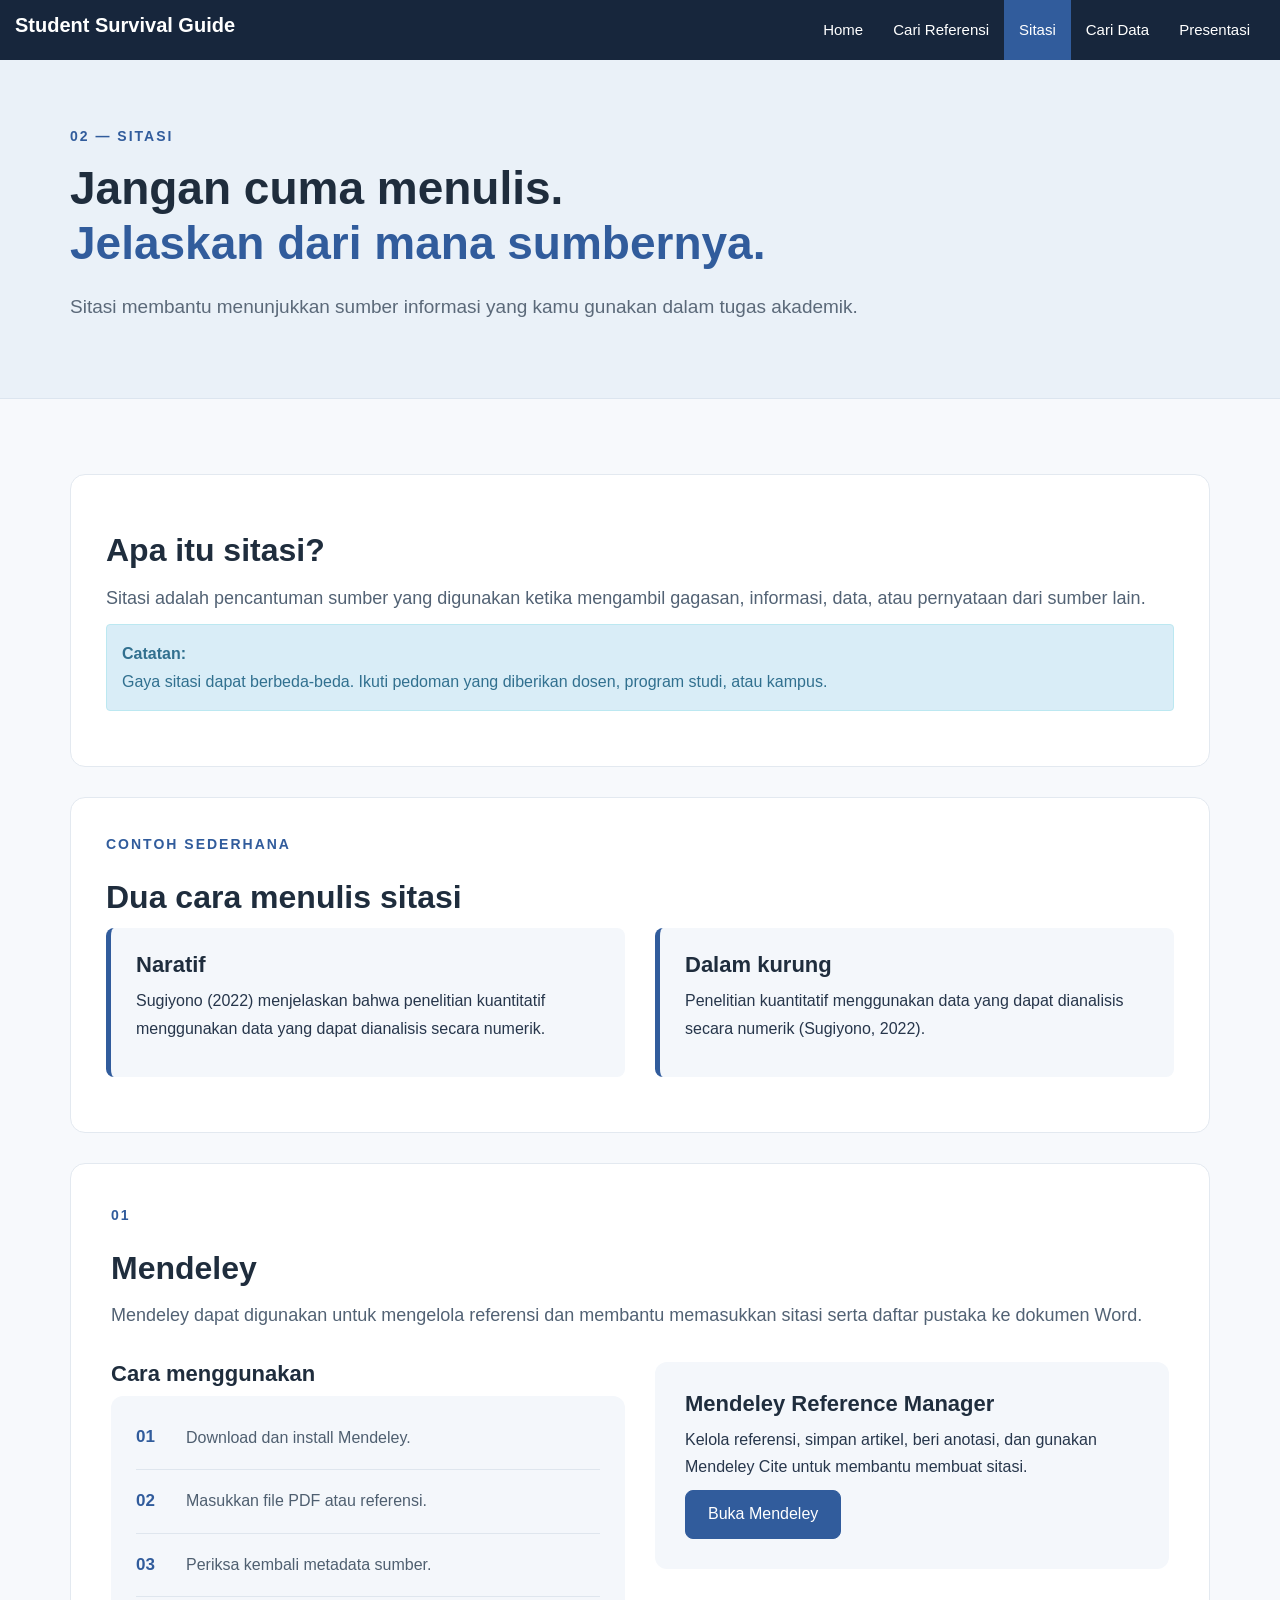
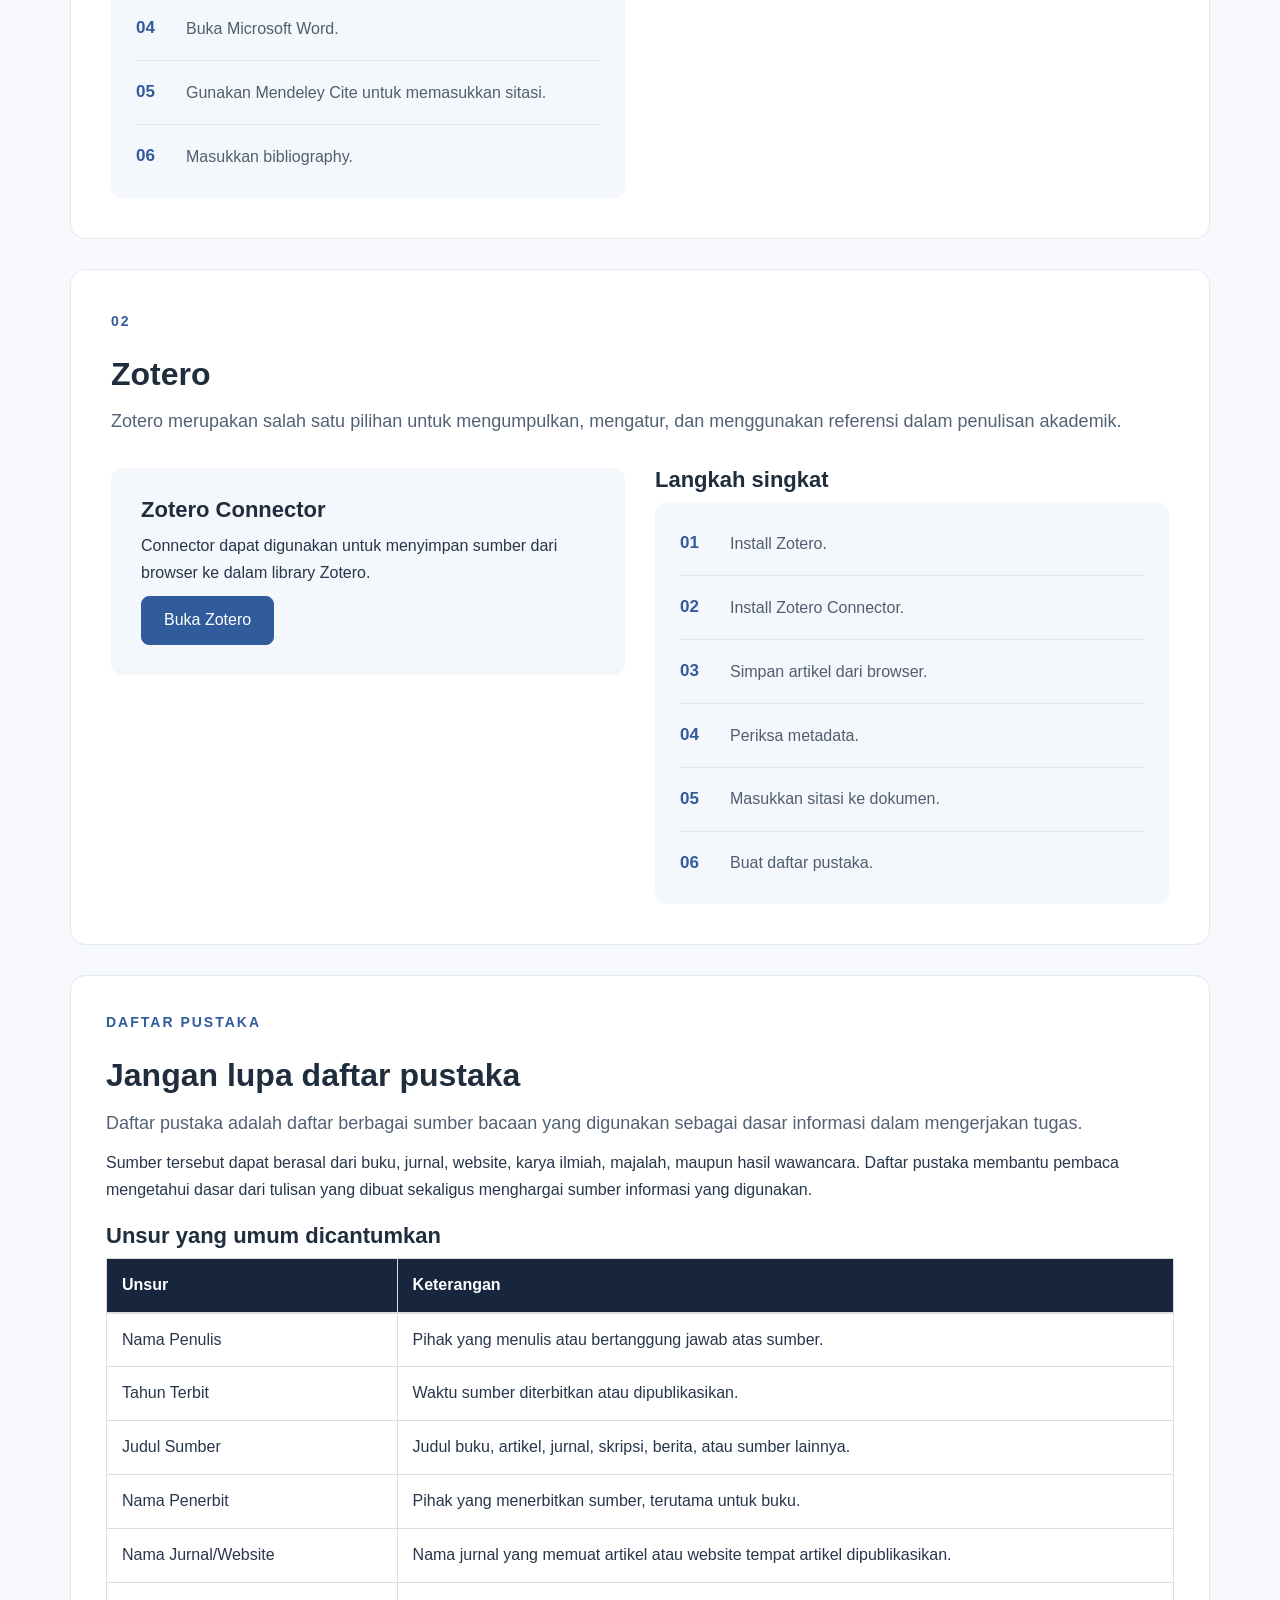
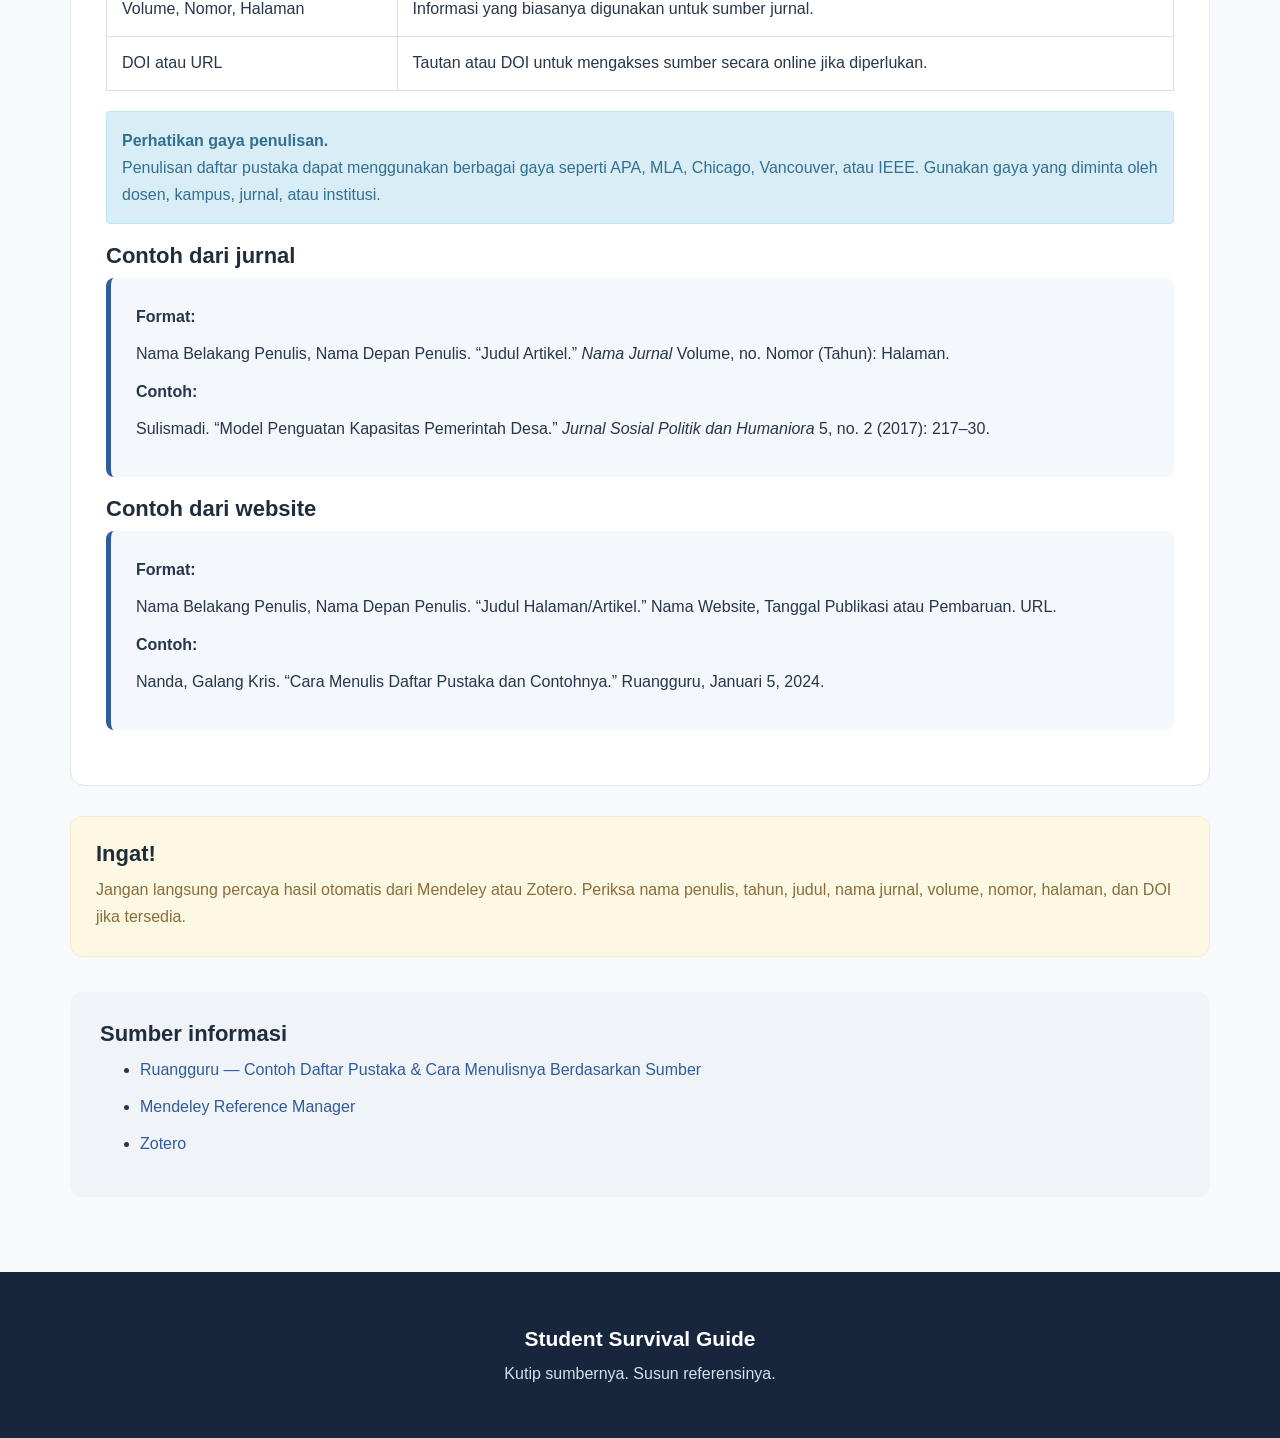
<file: sitasi.html>
<!DOCTYPE html>
<html>
<head>
  <title>Sitasi dan Daftar Pustaka - Student Survival Guide</title>
  <meta name="viewport" content="width=device-width, initial-scale=1">

  <!-- Bootstrap 3 -->
  <link rel="stylesheet" href="https://maxcdn.bootstrapcdn.com/bootstrap/3.4.1/css/bootstrap.min.css">

  <!-- CSS -->
  <link rel="stylesheet" href="style.css">
</head>

<body>

<!-- Navbar -->
<nav class="navbar navbar-inverse">

  <div class="container-fluid">

    <div class="navbar-header">

      <button type="button" class="navbar-toggle collapsed"
              data-toggle="collapse" data-target="#menu">

        <span class="icon-bar"></span>
        <span class="icon-bar"></span>
        <span class="icon-bar"></span>

      </button>

      <a class="navbar-brand" href="index.html">
        Student Survival Guide
      </a>

    </div>

    <div class="collapse navbar-collapse" id="menu">

      <ul class="nav navbar-nav navbar-right">

        <li>
          <a href="index.html">Home</a>
        </li>

        <li>
          <a href="referensi.html">Cari Referensi</a>
        </li>

        <li class="active">
          <a href="sitasi.html">Sitasi</a>
        </li>

        <li>
          <a href="data.html">Cari Data</a>
        </li>

        <li>
          <a href="presentasi.html">Presentasi</a>
        </li>

      </ul>

    </div>

  </div>

</nav>


<!-- Header -->
<div class="page-header-custom">

  <div class="container">

    <p class="section-label">
      02 — SITASI
    </p>

    <h1>
      Jangan cuma menulis.
      <br>
      <span>Jelaskan dari mana sumbernya.</span>
    </h1>

    <p>
      Sitasi membantu menunjukkan sumber informasi
      yang kamu gunakan dalam tugas akademik.
    </p>

  </div>

</div>


<div class="container section-space">


  <!-- Pengertian -->
  <div class="content-box">

    <h2>
      Apa itu sitasi?
    </h2>

    <p class="large-text">
      Sitasi adalah pencantuman sumber yang digunakan
      ketika mengambil gagasan, informasi, data, atau
      pernyataan dari sumber lain.
    </p>

    <div class="alert alert-info">

      <strong>Catatan:</strong>

      <br>

      Gaya sitasi dapat berbeda-beda.
      Ikuti pedoman yang diberikan dosen,
      program studi, atau kampus.

    </div>

  </div>


  <!-- Contoh -->
  <div class="content-box">

    <p class="section-label">
      CONTOH SEDERHANA
    </p>

    <h2>
      Dua cara menulis sitasi
    </h2>

    <div class="row">

      <div class="col-md-6">

        <div class="example-box">

          <h3>
            Naratif
          </h3>

          <p>
            Sugiyono (2022) menjelaskan bahwa
            penelitian kuantitatif menggunakan
            data yang dapat dianalisis secara numerik.
          </p>

        </div>

      </div>


      <div class="col-md-6">

        <div class="example-box">

          <h3>
            Dalam kurung
          </h3>

          <p>
            Penelitian kuantitatif menggunakan data
            yang dapat dianalisis secara numerik
            (Sugiyono, 2022).
          </p>

        </div>

      </div>

    </div>

  </div>


  <!-- Mendeley -->
  <div class="tool-section">

    <div class="tool-number">
      01
    </div>

    <h2>
      Mendeley
    </h2>

    <p class="large-text">
      Mendeley dapat digunakan untuk mengelola
      referensi dan membantu memasukkan sitasi
      serta daftar pustaka ke dokumen Word.
    </p>

    <div class="row">

      <div class="col-md-6">

        <h3>
          Cara menggunakan
        </h3>

        <div class="step-box">

          <div class="step">
            <strong>01</strong>
            <span>Download dan install Mendeley.</span>
          </div>

          <div class="step">
            <strong>02</strong>
            <span>Masukkan file PDF atau referensi.</span>
          </div>

          <div class="step">
            <strong>03</strong>
            <span>Periksa kembali metadata sumber.</span>
          </div>

          <div class="step">
            <strong>04</strong>
            <span>Buka Microsoft Word.</span>
          </div>

          <div class="step">
            <strong>05</strong>
            <span>Gunakan Mendeley Cite untuk memasukkan sitasi.</span>
          </div>

          <div class="step">
            <strong>06</strong>
            <span>Masukkan bibliography.</span>
          </div>

        </div>

      </div>


      <div class="col-md-6">

        <div class="tool-card">

          <h3>
            Mendeley Reference Manager
          </h3>

          <p>
            Kelola referensi, simpan artikel,
            beri anotasi, dan gunakan Mendeley Cite
            untuk membantu membuat sitasi.
          </p>

          <a href="https://www.mendeley.com/download-reference-manager/windows"
             target="_blank"
             class="btn btn-primary">

            Buka Mendeley

          </a>

        </div>

      </div>

    </div>

  </div>


  <!-- Zotero -->
  <div class="tool-section">

    <div class="tool-number">
      02
    </div>

    <h2>
      Zotero
    </h2>

    <p class="large-text">
      Zotero merupakan salah satu pilihan untuk
      mengumpulkan, mengatur, dan menggunakan
      referensi dalam penulisan akademik.
    </p>

    <div class="row">

      <div class="col-md-6">

        <div class="tool-card">

          <h3>
            Zotero Connector
          </h3>

          <p>
            Connector dapat digunakan untuk menyimpan
            sumber dari browser ke dalam library Zotero.
          </p>

          <a href="https://www.zotero.org/download/"
             target="_blank"
             class="btn btn-primary">

            Buka Zotero

          </a>

        </div>

      </div>


      <div class="col-md-6">

        <h3>
          Langkah singkat
        </h3>

        <div class="step-box">

          <div class="step">
            <strong>01</strong>
            <span>Install Zotero.</span>
          </div>

          <div class="step">
            <strong>02</strong>
            <span>Install Zotero Connector.</span>
          </div>

          <div class="step">
            <strong>03</strong>
            <span>Simpan artikel dari browser.</span>
          </div>

          <div class="step">
            <strong>04</strong>
            <span>Periksa metadata.</span>
          </div>

          <div class="step">
            <strong>05</strong>
            <span>Masukkan sitasi ke dokumen.</span>
          </div>

          <div class="step">
            <strong>06</strong>
            <span>Buat daftar pustaka.</span>
          </div>

        </div>

      </div>

    </div>

  </div>


  <!-- Daftar pustaka -->
  <div class="content-box">

    <p class="section-label">
      DAFTAR PUSTAKA
    </p>

    <h2>
      Jangan lupa daftar pustaka
    </h2>

    <p class="large-text">
      Daftar pustaka adalah daftar berbagai sumber
      bacaan yang digunakan sebagai dasar informasi
      dalam mengerjakan tugas.
    </p>

    <p>
      Sumber tersebut dapat berasal dari buku, jurnal,
      website, karya ilmiah, majalah, maupun hasil wawancara.
      Daftar pustaka membantu pembaca mengetahui dasar
      dari tulisan yang dibuat sekaligus menghargai
      sumber informasi yang digunakan.
    </p>


    <h3>
      Unsur yang umum dicantumkan
    </h3>

    <div class="table-responsive">

      <table class="table table-bordered">

        <thead>
          <tr>
            <th>Unsur</th>
            <th>Keterangan</th>
          </tr>
        </thead>

        <tbody>

          <tr>
            <td>Nama Penulis</td>
            <td>Pihak yang menulis atau bertanggung jawab atas sumber.</td>
          </tr>

          <tr>
            <td>Tahun Terbit</td>
            <td>Waktu sumber diterbitkan atau dipublikasikan.</td>
          </tr>

          <tr>
            <td>Judul Sumber</td>
            <td>Judul buku, artikel, jurnal, skripsi, berita, atau sumber lainnya.</td>
          </tr>

          <tr>
            <td>Nama Penerbit</td>
            <td>Pihak yang menerbitkan sumber, terutama untuk buku.</td>
          </tr>

          <tr>
            <td>Nama Jurnal/Website</td>
            <td>Nama jurnal yang memuat artikel atau website tempat artikel dipublikasikan.</td>
          </tr>

          <tr>
            <td>Volume, Nomor, Halaman</td>
            <td>Informasi yang biasanya digunakan untuk sumber jurnal.</td>
          </tr>

          <tr>
            <td>DOI atau URL</td>
            <td>Tautan atau DOI untuk mengakses sumber secara online jika diperlukan.</td>
          </tr>

        </tbody>

      </table>

    </div>


    <div class="alert alert-info">

      <strong>Perhatikan gaya penulisan.</strong>

      <br>

      Penulisan daftar pustaka dapat menggunakan berbagai
      gaya seperti APA, MLA, Chicago, Vancouver, atau IEEE.
      Gunakan gaya yang diminta oleh dosen, kampus,
      jurnal, atau institusi.

    </div>


    <h3>
      Contoh dari jurnal
    </h3>

    <div class="example-box">

      <p>
        <strong>Format:</strong>
      </p>

      <p>
        Nama Belakang Penulis, Nama Depan Penulis.
        “Judul Artikel.” <i>Nama Jurnal</i> Volume,
        no. Nomor (Tahun): Halaman.
      </p>

      <p>
        <strong>Contoh:</strong>
      </p>

      <p>
        Sulismadi. “Model Penguatan Kapasitas Pemerintah Desa.”
        <i>Jurnal Sosial Politik dan Humaniora</i>
        5, no. 2 (2017): 217–30.
      </p>

    </div>


    <h3>
      Contoh dari website
    </h3>

    <div class="example-box">

      <p>
        <strong>Format:</strong>
      </p>

      <p>
        Nama Belakang Penulis, Nama Depan Penulis.
        “Judul Halaman/Artikel.” Nama Website,
        Tanggal Publikasi atau Pembaruan. URL.
      </p>

      <p>
        <strong>Contoh:</strong>
      </p>

      <p>
        Nanda, Galang Kris. “Cara Menulis Daftar Pustaka
        dan Contohnya.” Ruangguru, Januari 5, 2024.
      </p>

    </div>

  </div>


  <!-- Warning -->
  <div class="alert alert-warning warning-box">

    <h3>
      Ingat!
    </h3>

    <p>
      Jangan langsung percaya hasil otomatis dari
      Mendeley atau Zotero. Periksa nama penulis,
      tahun, judul, nama jurnal, volume, nomor,
      halaman, dan DOI jika tersedia.
    </p>

  </div>


  <!-- Sumber -->
  <div class="source-box">

    <h3>
      Sumber informasi
    </h3>

    <ul>

      <li>
        <a href="https://www.ruangguru.com/blog/cara-menulis-daftar-pustaka-dan-contohnya"
           target="_blank">
          Ruangguru — Contoh Daftar Pustaka & Cara Menulisnya Berdasarkan Sumber
        </a>
      </li>

      <li>
        <a href="https://www.mendeley.com/download-reference-manager/windows"
           target="_blank">
          Mendeley Reference Manager
        </a>
      </li>

      <li>
        <a href="https://www.zotero.org/download/"
           target="_blank">
          Zotero
        </a>
      </li>

    </ul>

  </div>

</div>


<footer>

  <div class="container text-center">

    <h4>
      Student Survival Guide
    </h4>

    <p>
      Kutip sumbernya. Susun referensinya.
    </p>

  </div>

</footer>


<script src="https://ajax.googleapis.com/ajax/libs/jquery/3.6.0/jquery.min.js"></script>
<script src="https://maxcdn.bootstrapcdn.com/bootstrap/3.4.1/js/bootstrap.min.js"></script> 
 
</body> 
</html>
</file>
<file: style.css>
/* =========================
   GLOBAL
========================= */

body {
  margin: 0;
  padding: 0;
  background-color: #f7f9fc;
  font-family: Arial, sans-serif;
  color: #27364b;
  font-size: 16px;
  line-height: 1.7;
}

h1,
h2,
h3,
h4 {
  color: #1f2d3d;
  font-weight: 700;
}

h1 {
  font-size: 48px;
  line-height: 1.2;
}

h2 {
  font-size: 32px;
  line-height: 1.3;
}

h3 {
  font-size: 22px;
}

p {
  font-size: 16px;
}

a {
  color: #315c9c;
}


/* =========================
   NAVBAR
========================= */

.navbar {
  margin-bottom: 0;
  background-color: #17263c;
  border: none;
  border-radius: 0;
}

.navbar-brand {
  font-size: 20px;
  font-weight: bold;
  color: #ffffff !important;
}

.navbar-nav > li > a {
  font-size: 15px;
  color: #ffffff !important;
  padding-top: 20px;
  padding-bottom: 20px;
}

.navbar-nav > li > a:hover {
  background-color: #29415f !important;
}

.navbar-nav > .active > a {
  background-color: #315c9c !important;
}


/* =========================
   HERO
========================= */

.hero {
  background-color: #eaf1f8;
  padding: 90px 0;
  border-bottom: 1px solid #dce5ef;
}

.hero-label {
  font-size: 15px;
  font-weight: bold;
  letter-spacing: 3px;
  color: #315c9c;
  margin-bottom: 20px;
}

.hero h1 {
  font-size: 52px;
  margin-top: 0;
  margin-bottom: 25px;
  color: #17263c;
}

.hero h1 span {
  color: #315c9c;
}

.hero-text {
  max-width: 700px;
  font-size: 20px;
  line-height: 1.8;
  color: #526274;
  margin-bottom: 30px;
}

.hero-card {
  background-color: #ffffff;
  padding: 35px;
  margin-top: 15px;
  border-radius: 18px;
  box-shadow: 0 12px 35px rgba(31, 45, 61, 0.10);
}

.hero-icon {
  width: 65px;
  height: 65px;
  line-height: 65px;
  text-align: center;
  background-color: #d9e7f7;
  border-radius: 50%;
  font-size: 28px;
  color: #315c9c;
  margin-bottom: 20px;
}

.hero-card h3 {
  font-size: 26px;
}

.small-text {
  color: #657487;
  font-size: 15px;
}

.mini-line {
  width: 50px;
  height: 4px;
  background-color: #315c9c;
  margin: 20px 0;
}


/* =========================
   BUTTON
========================= */

.btn-primary {
  background-color: #315c9c;
  border-color: #315c9c;
  border-radius: 8px;
  font-size: 16px;
  padding: 12px 22px;
}

.btn-primary:hover {
  background-color: #244979;
  border-color: #244979;
}


/* =========================
   SECTION
========================= */

.section-space {
  padding-top: 75px;
  padding-bottom: 75px;
}

.section-heading {
  max-width: 800px;
  margin: 0 auto 50px auto;
}

.section-heading h2 {
  margin-bottom: 20px;
}

.section-label {
  font-size: 14px;
  font-weight: bold;
  letter-spacing: 2px;
  color: #315c9c;
  margin-bottom: 12px;
}


/* =========================
   GUIDE CARD
========================= */

.guide-card {
  background-color: #ffffff;
  min-height: 310px;
  padding: 30px;
  margin-bottom: 30px;
  border-radius: 15px;
  border: 1px solid #e3e9f0;
  transition: 0.3s;
}

.guide-card:hover {
  transform: translateY(-5px);
  box-shadow: 0 12px 30px rgba(31, 45, 61, 0.10);
}

.number {
  font-size: 14px;
  font-weight: bold;
  color: #315c9c;
  letter-spacing: 2px;
}

.guide-card h3 {
  margin-top: 15px;
  margin-bottom: 15px;
}

.guide-card p {
  color: #5b6979;
}

.card-link {
  display: inline-block;
  margin-top: 15px;
  font-weight: bold;
  text-decoration: none;
}


/* =========================
   QUOTE
========================= */

.quote-section {
  background-color: #17263c;
  padding: 70px 0;
}

.quote {
  max-width: 850px;
  margin: auto;
  color: #ffffff;
  font-size: 28px;
  line-height: 1.5;
  font-weight: 600;
}

.quote-small {
  margin-top: 20px;
  color: #b9c9dc;
  font-size: 15px;
}


/* =========================
   STEP
========================= */

.step-box {
  background-color: #f4f7fb;
  padding: 10px 25px;
  border-radius: 12px;
}

.step {
  display: flex;
  align-items: center;
  padding: 17px 0;
  border-bottom: 1px solid #dfe6ee;
}

.step:last-child {
  border-bottom: none;
}

.step strong {
  min-width: 50px;
  color: #315c9c;
  font-size: 17px;
}

.step span {
  color: #4f5f70;
  font-size: 16px;
}


/* =========================
   PAGE HEADER
========================= */

.page-header-custom {
  background-color: #eaf1f8;
  padding: 65px 0;
  border-bottom: 1px solid #dce5ef;
}

.page-header-custom h1 {
  margin-top: 10px;
  margin-bottom: 20px;
  font-size: 46px;
}

.page-header-custom h1 span {
  color: #315c9c;
}

.page-header-custom p:not(.section-label) {
  max-width: 800px;
  color: #5b6979;
  font-size: 19px;
}


/* =========================
   CONTENT BOX
========================= */

.content-box {
  background-color: #ffffff;
  padding: 35px;
  margin-bottom: 30px;
  border-radius: 15px;
  border: 1px solid #e3e9f0;
}

.large-text {
  font-size: 18px;
  line-height: 1.8;
  color: #526274;
}


/* =========================
   DEFINITION
========================= */

.definition-card {
  background-color: #ffffff;
  padding: 35px;
  min-height: 420px;
  margin-bottom: 30px;
  border-radius: 15px;
  border: 1px solid #e3e9f0;
}

.definition-number {
  font-size: 38px;
  font-weight: bold;
  color: #315c9c;
}

.definition-card p {
  color: #5b6979;
}

.definition-card li {
  margin-bottom: 10px;
}


/* =========================
   TABLE
========================= */

.table {
  font-size: 16px;
}

.table > thead > tr > th {
  background-color: #17263c;
  color: #ffffff;
  padding: 15px;
}

.table > tbody > tr > td {
  padding: 15px;
  vertical-align: middle;
}


/* =========================
   WARNING
========================= */

.warning-box {
  padding: 25px;
  border-radius: 12px;
  font-size: 16px;
}

.warning-box h3 {
  margin-top: 0;
}


/* =========================
   SEARCH
========================= */

.search-example {
  background-color: #17263c;
  color: #ffffff;
  padding: 30px;
  border-radius: 15px;
}

.search-example h3 {
  color: #ffffff;
}

.search-example p {
  color: #dbe5f0;
}

.keyword {
  background-color: #ffffff;
  color: #315c9c;
  padding: 13px 16px;
  margin: 15px 0;
  border-radius: 7px;
  font-family: monospace;
  font-size: 15px;
}


/* =========================
   CHECKLIST
========================= */

.checklist {
  padding: 18px;
  font-size: 17px;
  color: #405267;
}


/* =========================
   SOURCE
========================= */

.source-box {
  background-color: #f0f4f8;
  padding: 30px;
  margin-top: 35px;
  border-radius: 12px;
}

.source-box h3 {
  margin-top: 0;
}

.source-box li {
  margin-bottom: 10px;
}


/* =========================
   TOOL SECTION
========================= */

.tool-section {
  background-color: #ffffff;
  padding: 40px;
  margin-bottom: 30px;
  border-radius: 15px;
  border: 1px solid #e3e9f0;
}

.tool-number {
  font-size: 14px;
  font-weight: bold;
  letter-spacing: 2px;
  color: #315c9c;
}

.tool-card {
  background-color: #f4f7fb;
  padding: 30px;
  border-radius: 12px;
  margin-top: 20px;
}

.tool-card h3 {
  margin-top: 0;
}


/* =========================
   EXAMPLE
========================= */

.example-box {
  background-color: #f4f7fb;
  padding: 25px;
  border-left: 5px solid #315c9c;
  border-radius: 8px;
  margin-bottom: 20px;
}

.example-box h3 {
  margin-top: 0;
}


/* =========================
   DATA CARD
========================= */

.data-card {
  background-color: #ffffff;
  padding: 35px;
  margin-bottom: 30px;
  border-radius: 15px;
  border: 1px solid #e3e9f0;
}

.data-card h2 {
  margin-top: 5px;
}

.data-card li {
  margin-bottom: 8px;
}

.data-icon {
  width: 100px;
  height: 100px;
  line-height: 100px;
  text-align: center;
  background-color: #eaf1f8;
  color: #315c9c;
  font-weight: bold;
  font-size: 30px;
  border-radius: 50%;
  margin: 20px auto;
}

.data-link {
  text-align: center;
}


/* =========================
   PRESENTATION
========================= */

.presentation-card {
  background-color: #ffffff;
  min-height: 510px;
  padding: 35px;
  margin-bottom: 30px;
  border-radius: 15px;
  border: 1px solid #e3e9f0;
}

.presentation-card h2 {
  margin-top: 10px;
}

.presentation-card li {
  margin-bottom: 10px;
}


/* =========================
   SLIDE ITEM
========================= */

.slide-item {
  display: flex;
  align-items: center;
  background-color: #f4f7fb;
  padding: 18px;
  margin-bottom: 15px;
  border-radius: 8px;
}

.slide-item strong {
  color: #315c9c;
  margin-right: 15px;
  font-size: 17px;
}

.slide-item span {
  font-size: 16px;
}


/* =========================
   GOOD / BAD BOX
========================= */

.good-box,
.bad-box {
  padding: 30px;
  min-height: 270px;
  margin-top: 30px;
  border-radius: 12px;
}

.good-box {
  background-color: #eef7f1;
}

.bad-box {
  background-color: #faf0f0;
}

.good-box h2,
.bad-box h2 {
  font-size: 24px;
}

.good-box li,
.bad-box li {
  margin-bottom: 10px;
}


/* =========================
   FINAL HOOK
========================= */

.final-hook {
  background-color: #17263c;
  padding: 55px 30px;
  margin-top: 60px;
  margin-bottom: 50px;
  border-radius: 15px;
}

.final-hook p {
  color: #9db5d0;
  font-weight: bold;
  letter-spacing: 3px;
}

.final-hook h2 {
  color: #ffffff;
  font-size: 32px;
  line-height: 1.5;
}


/* =========================
   FOOTER
========================= */

footer {
  background-color: #17263c;
  padding: 45px 0;
  color: #d7e1ec;
}

footer h4 {
  color: #ffffff;
  font-size: 21px;
}

footer p {
  margin-bottom: 5px;
}

.footer-small {
  color: #9db0c4;
  font-size: 14px;
}


/* =========================
   RESPONSIVE
========================= */

@media (max-width: 767px) {

  body {
    font-size: 16px;
  }

  .hero {
    padding: 55px 0;
  }

  .hero h1 {
    font-size: 38px;
  }

  .hero-text {
    font-size: 18px;
  }

  .hero-card {
    margin-top: 35px;
  }

  .page-header-custom {
    padding: 50px 0;
  }

  .page-header-custom h1 {
    font-size: 36px;
  }

  .page-header-custom p:not(.section-label) {
    font-size: 17px;
  }

  h2 {
    font-size: 28px;
  }

  .section-space {
    padding-top: 50px;
    padding-bottom: 50px;
  }

  .quote {
    font-size: 23px;
  }

  .definition-card {
    min-height: auto;
  }

  .presentation-card {
    min-height: auto;
  }

  .tool-section,
  .content-box,
  .data-card {
    padding: 25px;
  }

}
</file>
